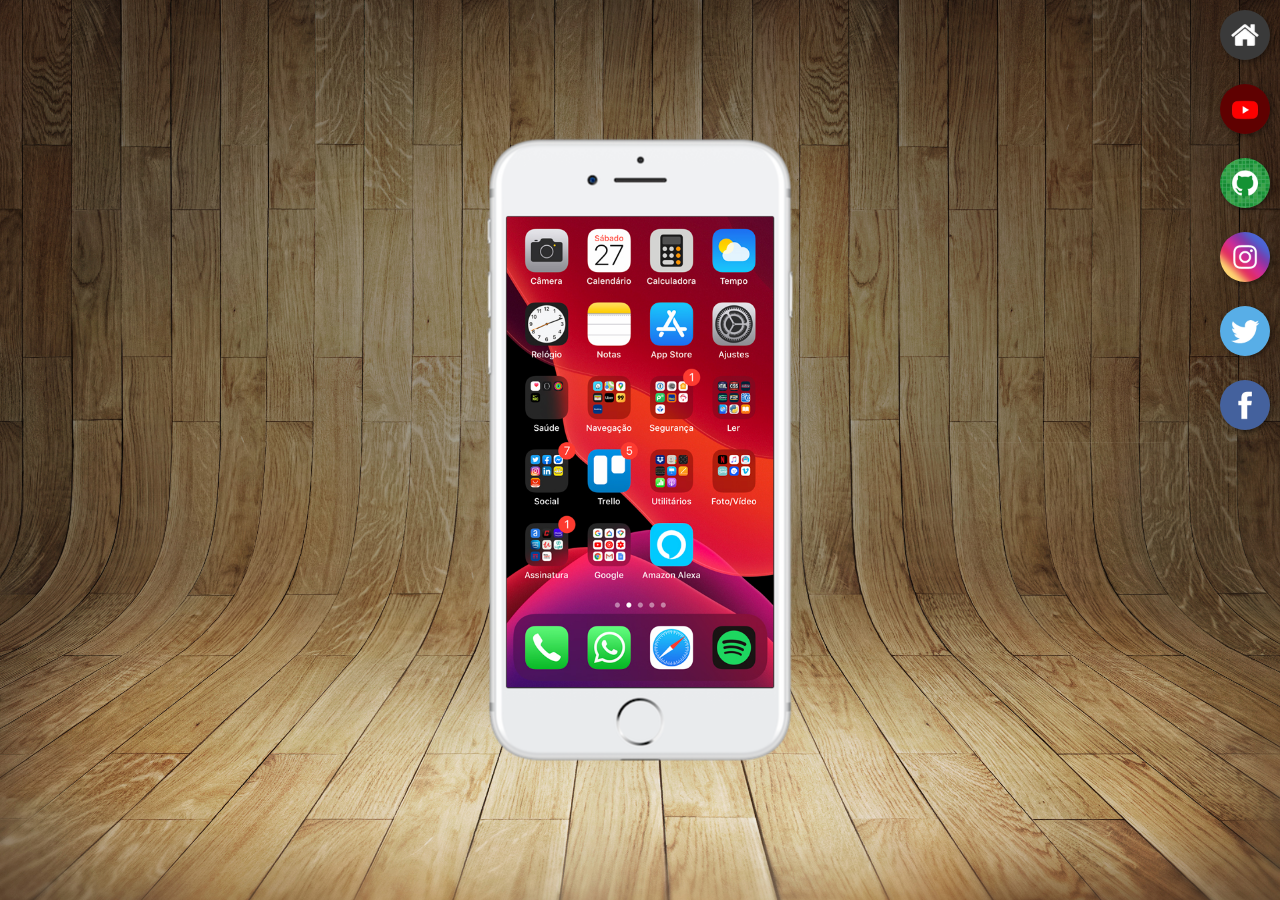
<file: index.html>
<!DOCTYPE html>
<html lang="pt-br">
<head>
    <meta charset="UTF-8">
    <meta name="viewport" content="width=device-width, initial-scale=1.0">
    <link rel="shortcut icon" href="favicon.ico" type="image/x-icon">
    <link rel="stylesheet" href="estilo/style.css">
    <title>Projeto Redes Sociais</title>
</head>
<body>
    <main>
        <section id="telefone">
            <iframe src="home.html" name="tela" id="tela" frameborder="0">
                Seu navegador não é compatível com isso. </iframe>
        </section>
         <section id="redes-sociais">
            <a href="home.html" target="tela"><img src="imagens/logo-home.jpg" alt="Home"></a><br>
            <a href="youtube.html" target="tela"><img src="imagens/logo-youtube.jpg" alt="Youtube"></a><br>
            <a href="github.html" target="tela"><img src="imagens/logo-github.jpg" alt="GitHub"></a><br>
            <a href="instagram.html" target="tela"><img src="imagens/logo-instagram.jpg" alt="Instagram"></a><br>
            <a href="twitter.html" target="tela"><img src="imagens/logo-twitter.jpg" alt="Twitter"></a><br>
            <a href="facebook.html" target="tela"><img src="imagens/logo-facebook.jpg" alt="Facebook"></a><br>
        </section>
    </main>
</body>
</html>
</file>
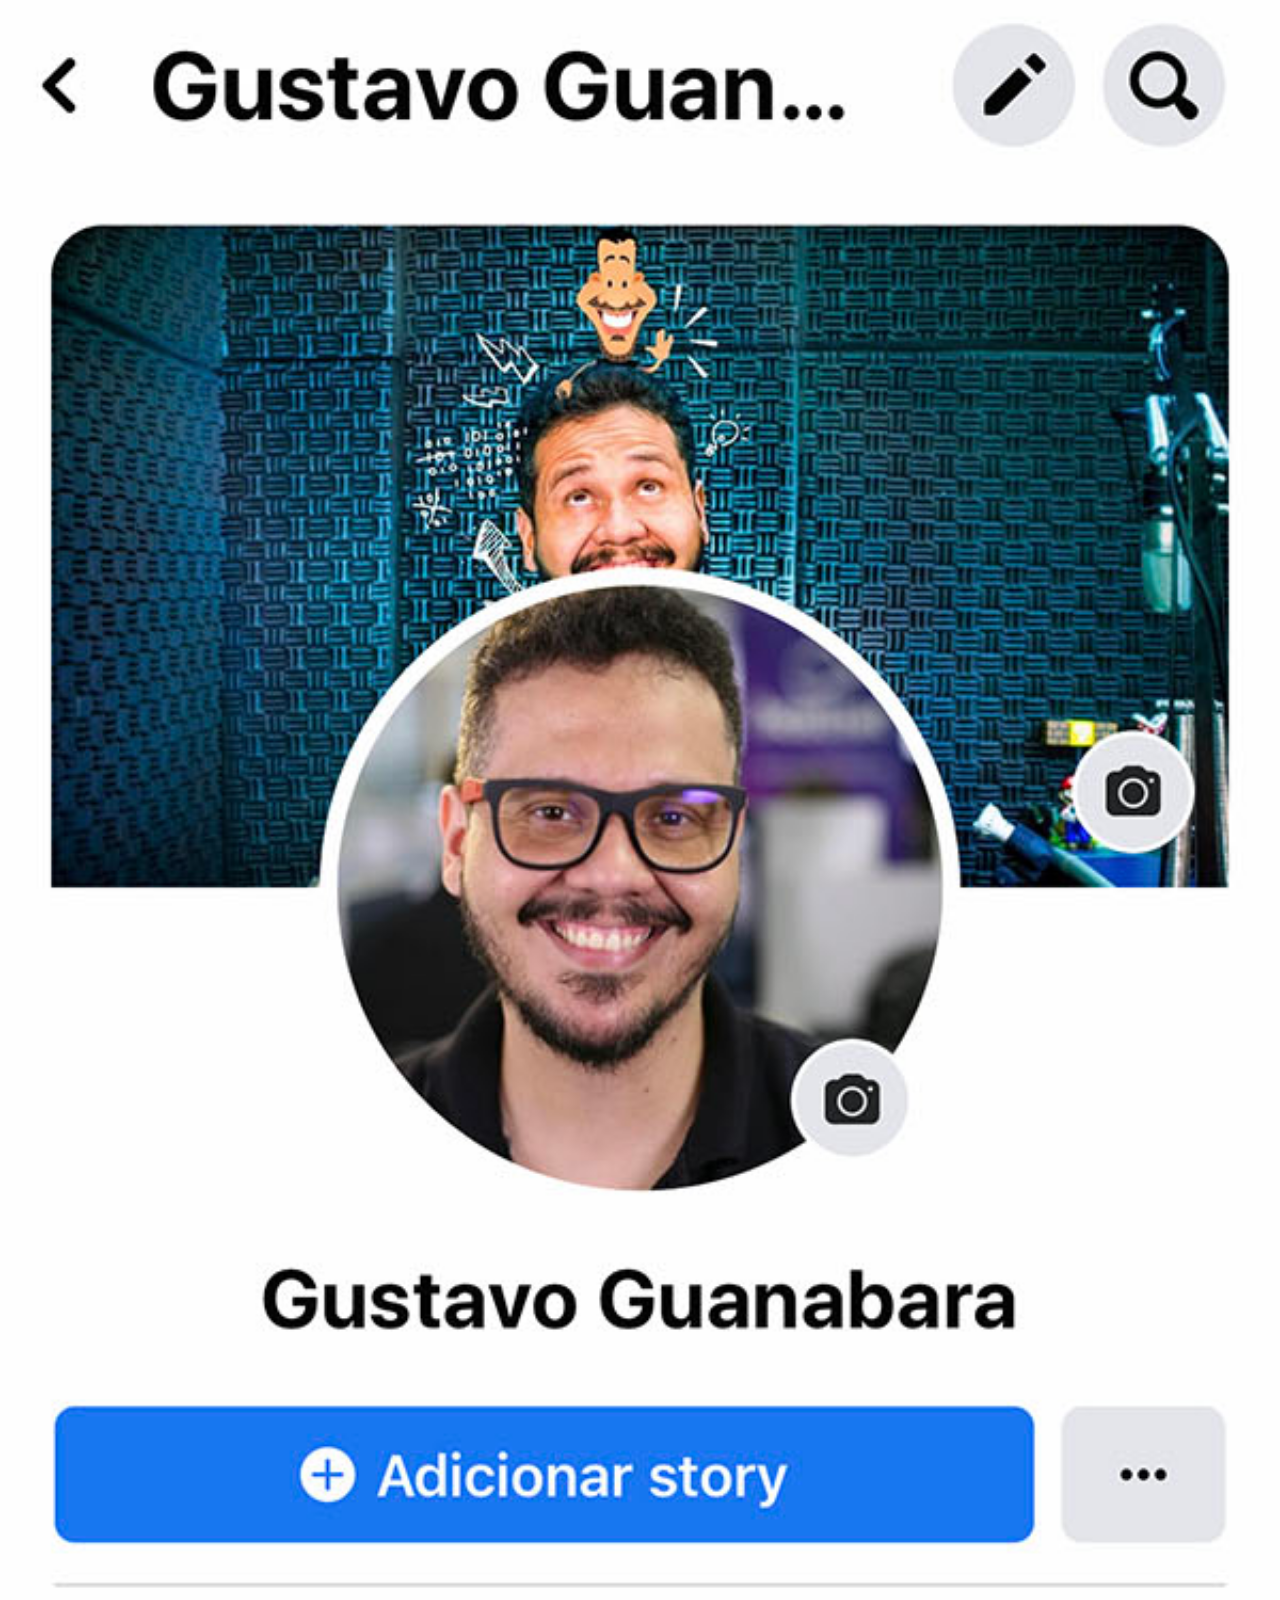
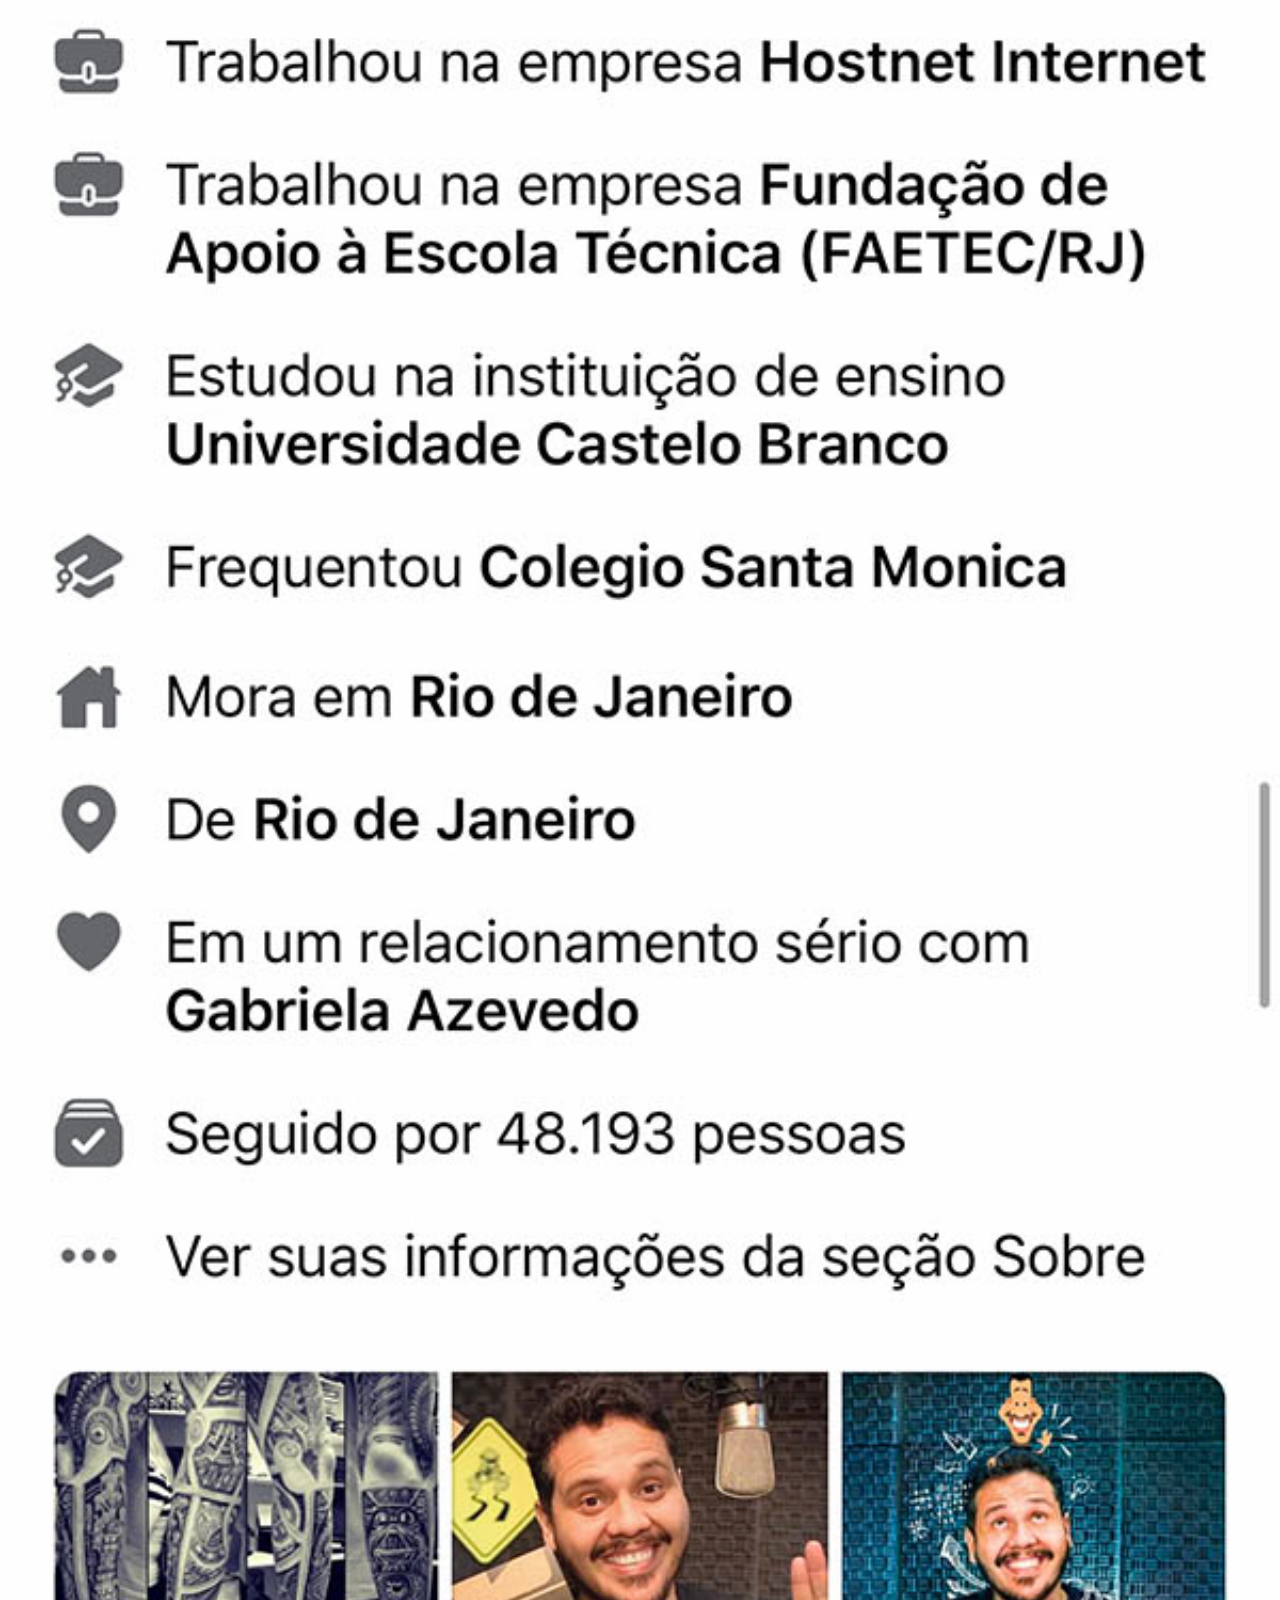
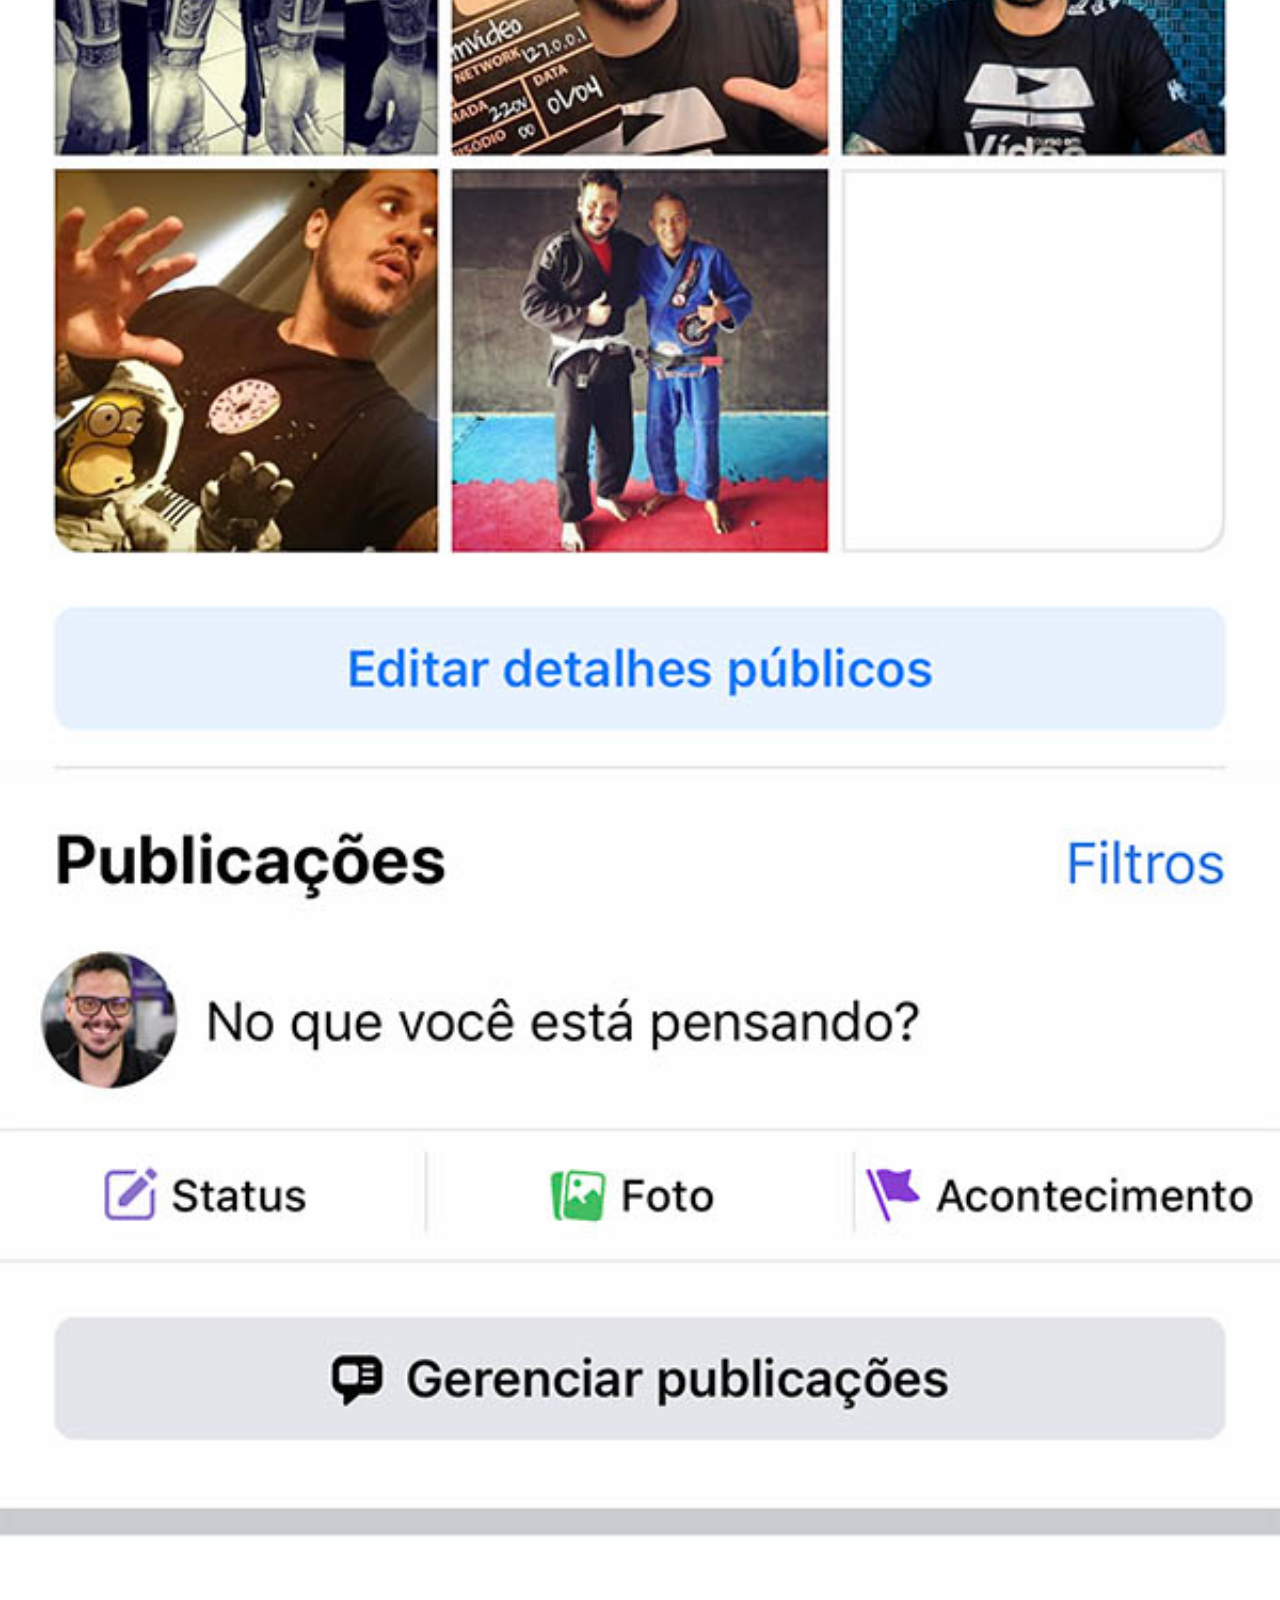
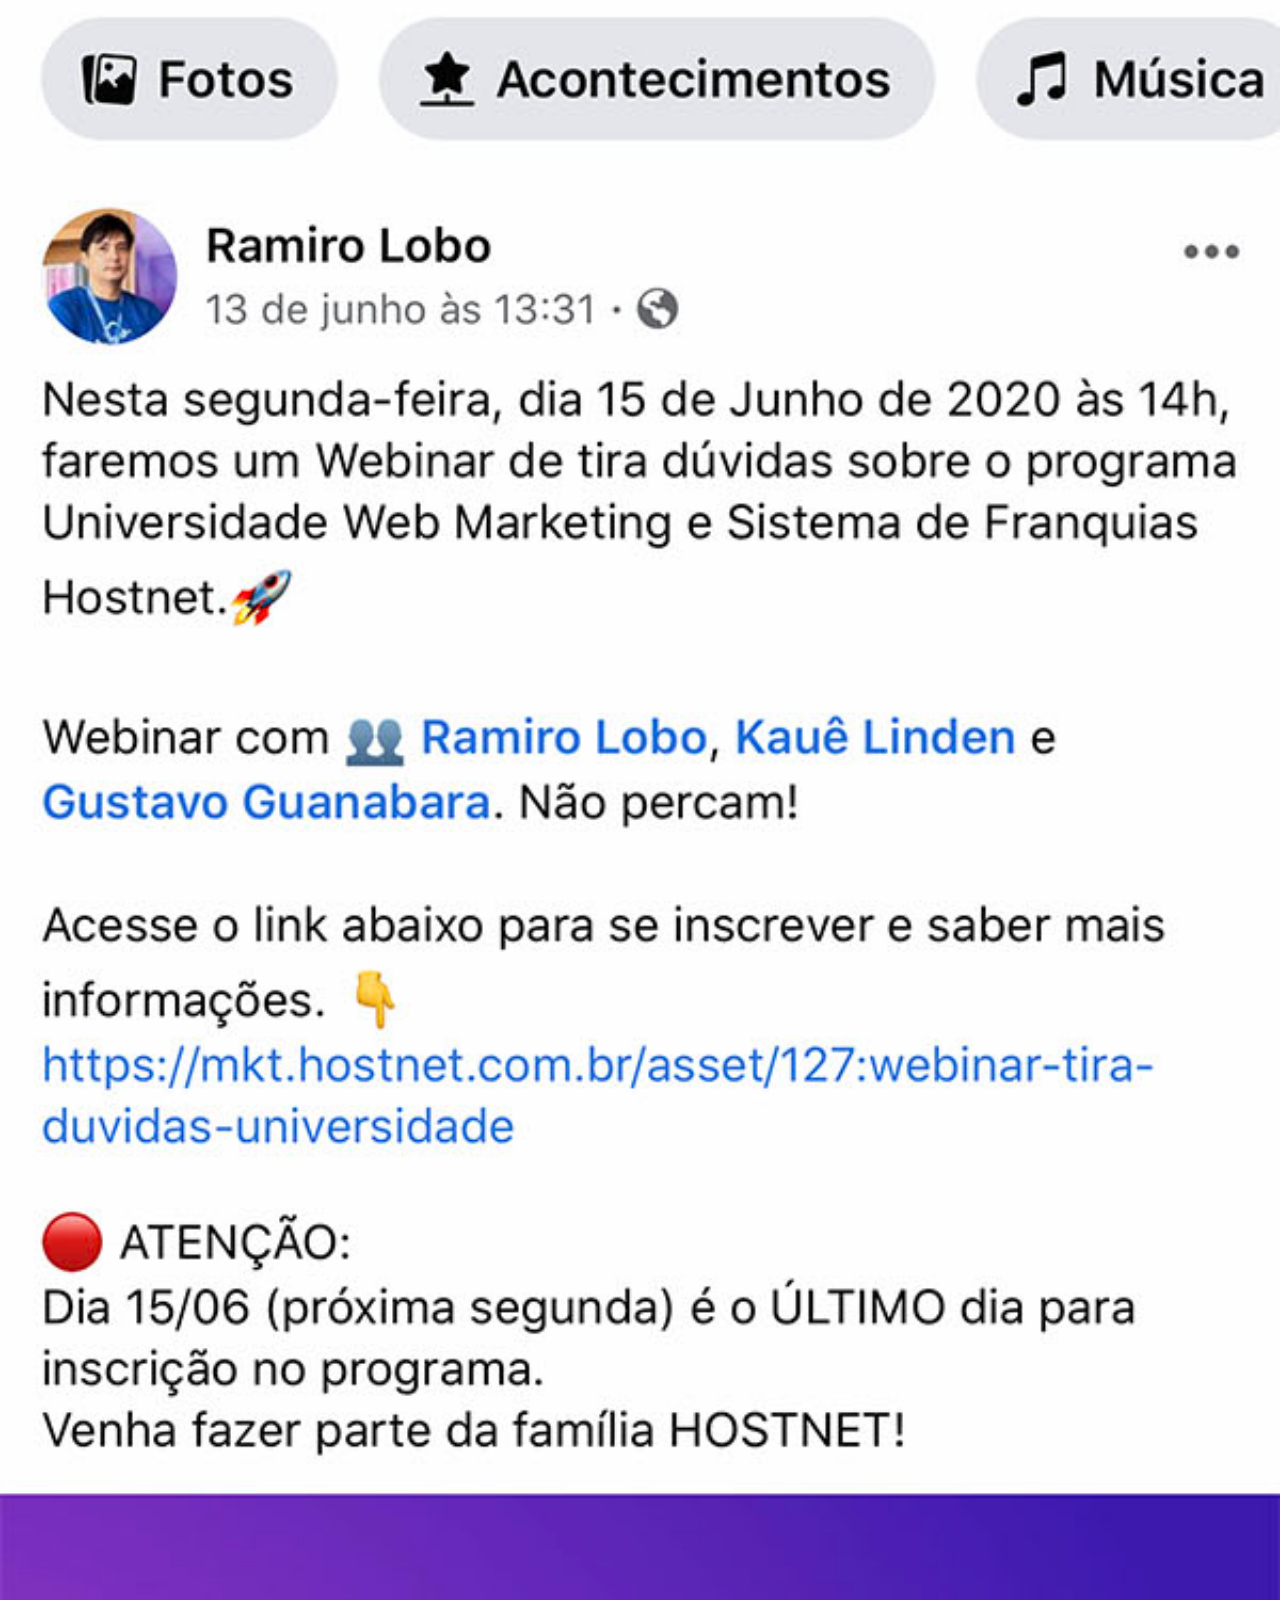
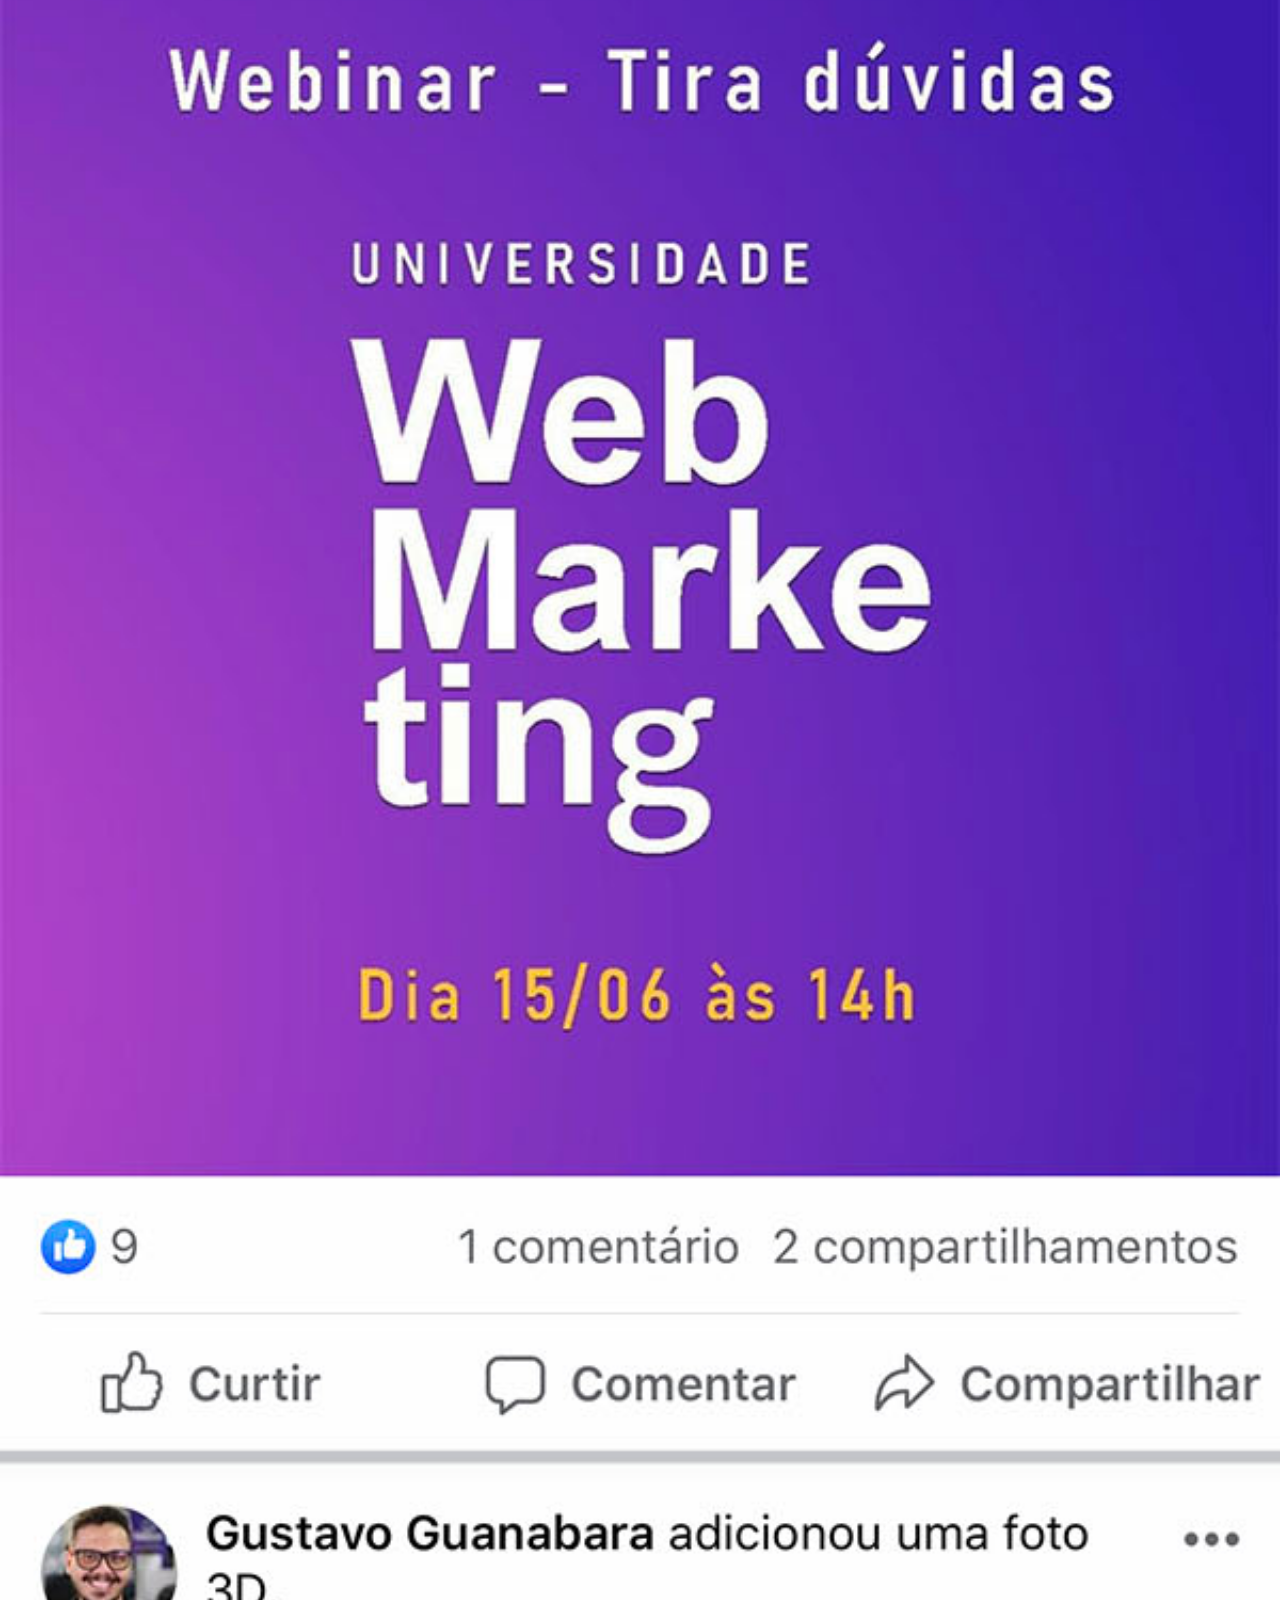
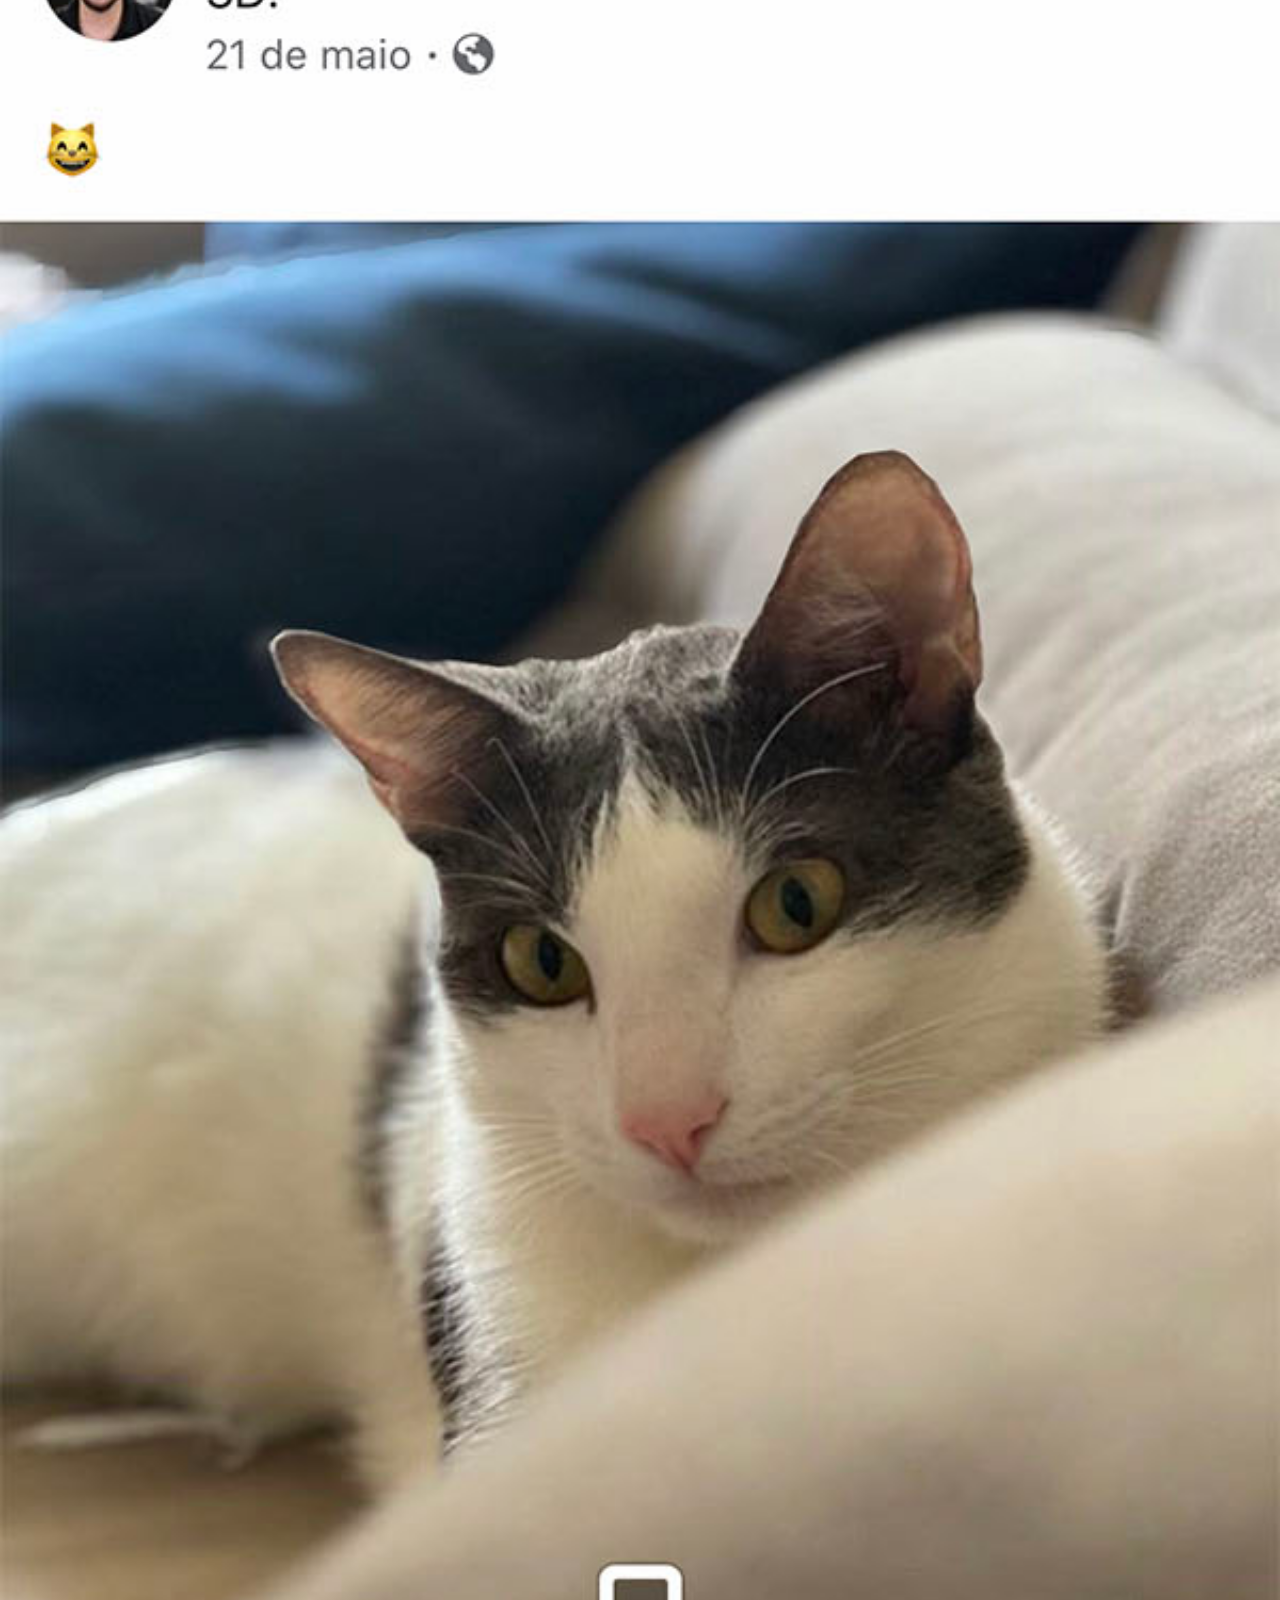
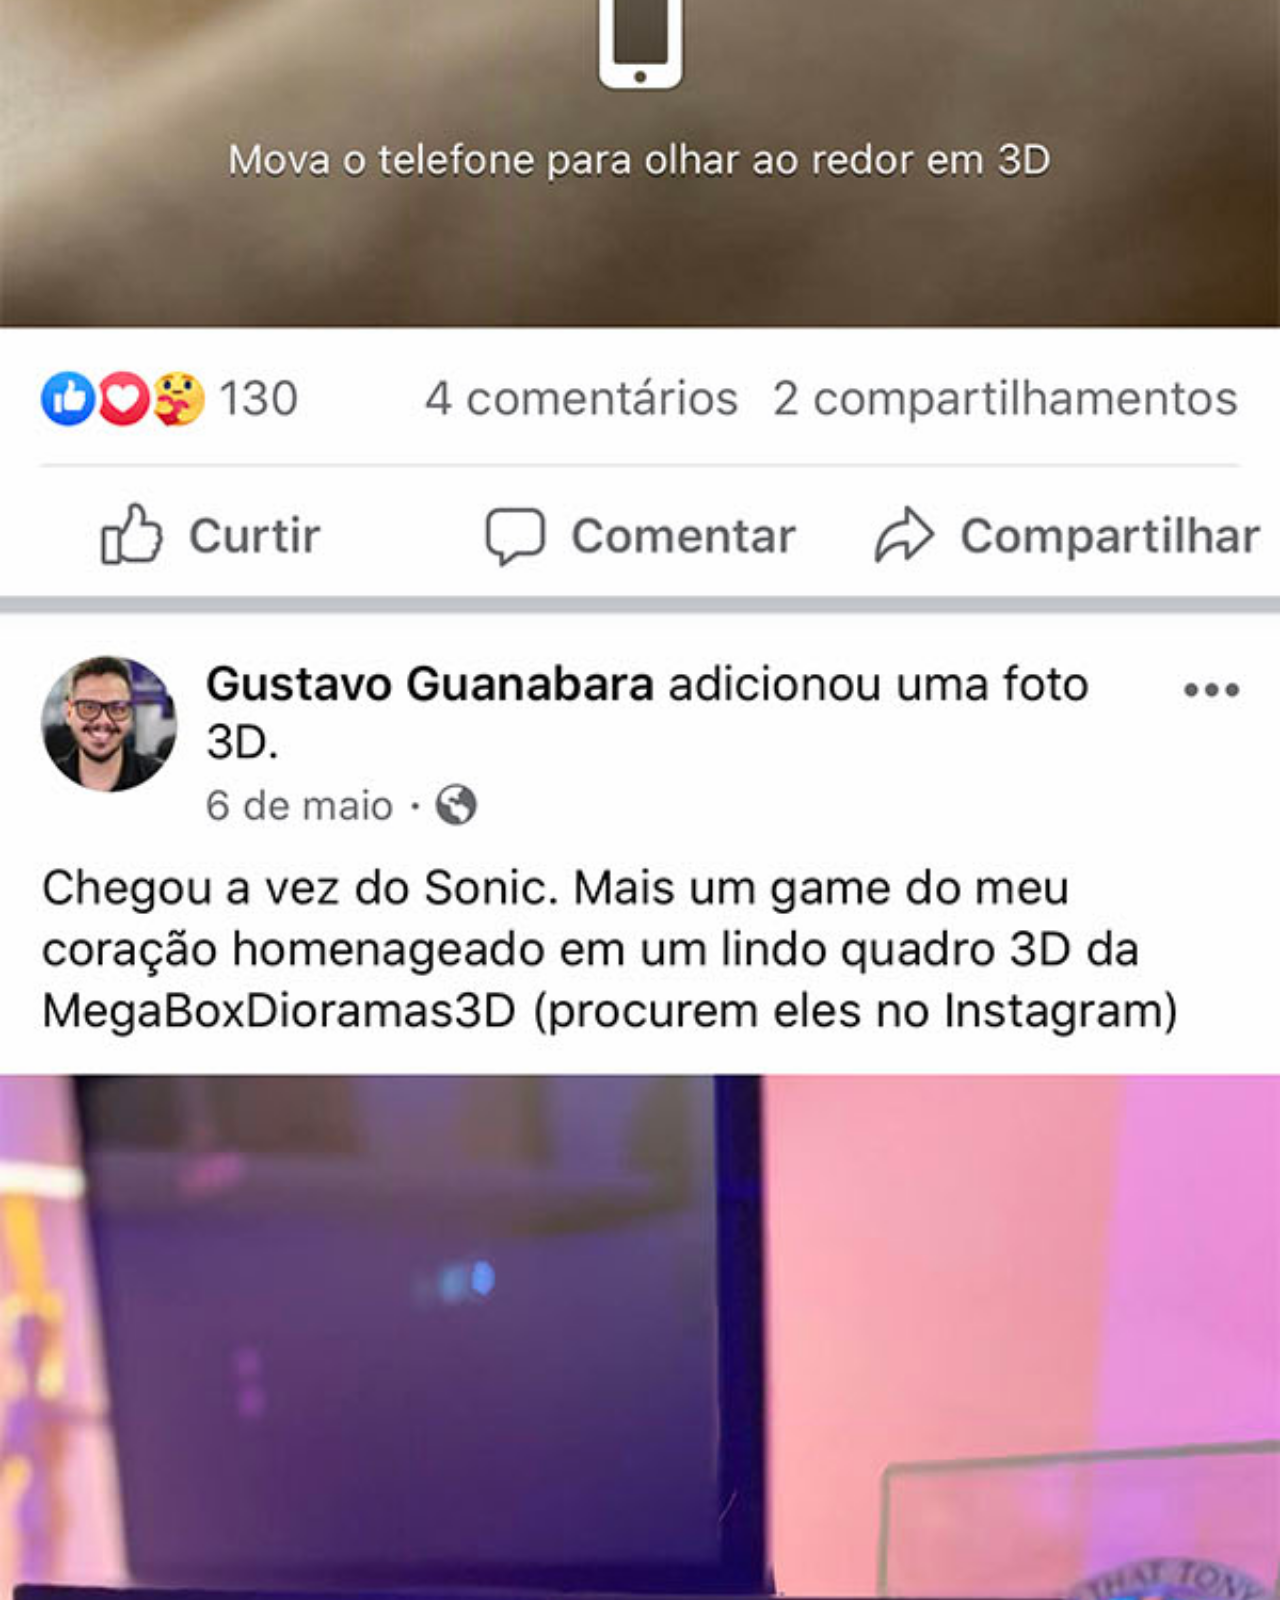
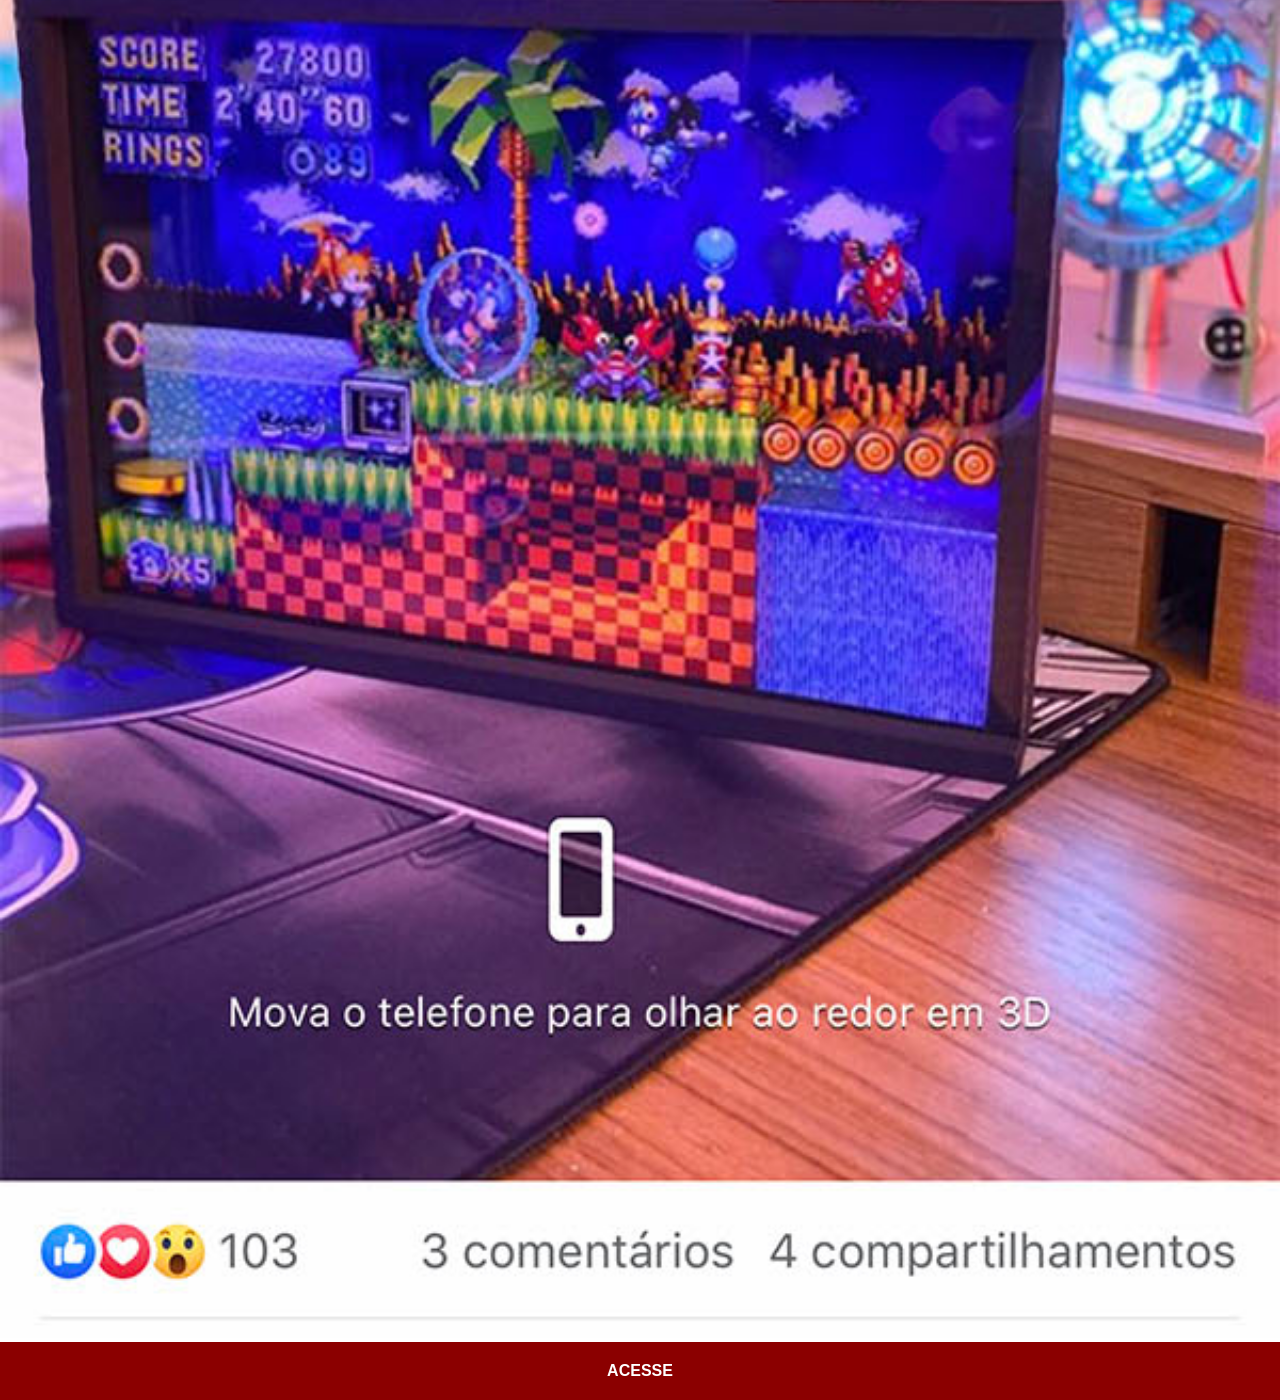
<file: facebook.html>
<!DOCTYPE html>
<html lang="pt-br">
<head>
    <meta charset="UTF-8">
    <meta name="viewport" content="width=device-width, initial-scale=1.0">
    <title>Facebook</title>
    <link rel="stylesheet" href="estilo/social.css">
</head>
<body>
    <img src="imagens/tela-facebook.jpg" alt="Facebook">
    <a href="https://www.facebook.com/gustavoguanabara/?locale=pt_BR" target="_blank">ACESSE</a>
</body>
</html>
</file>
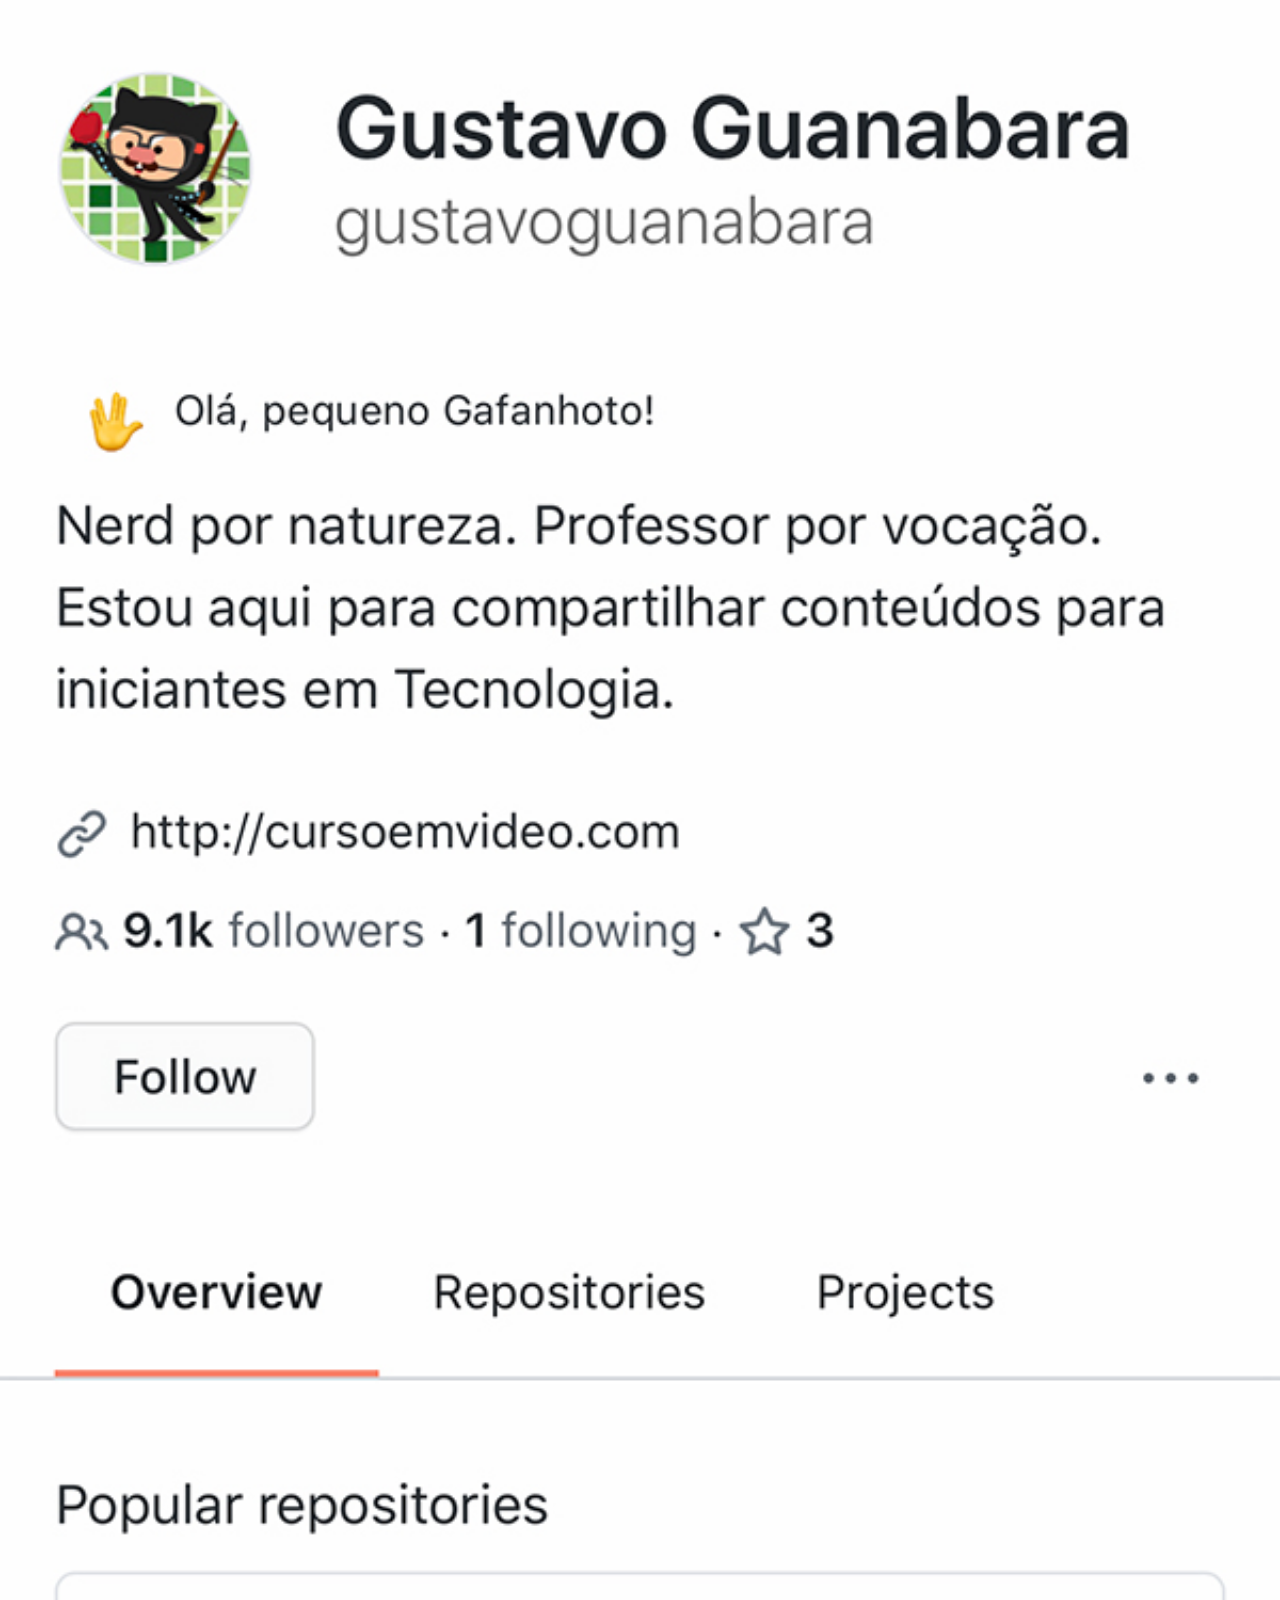
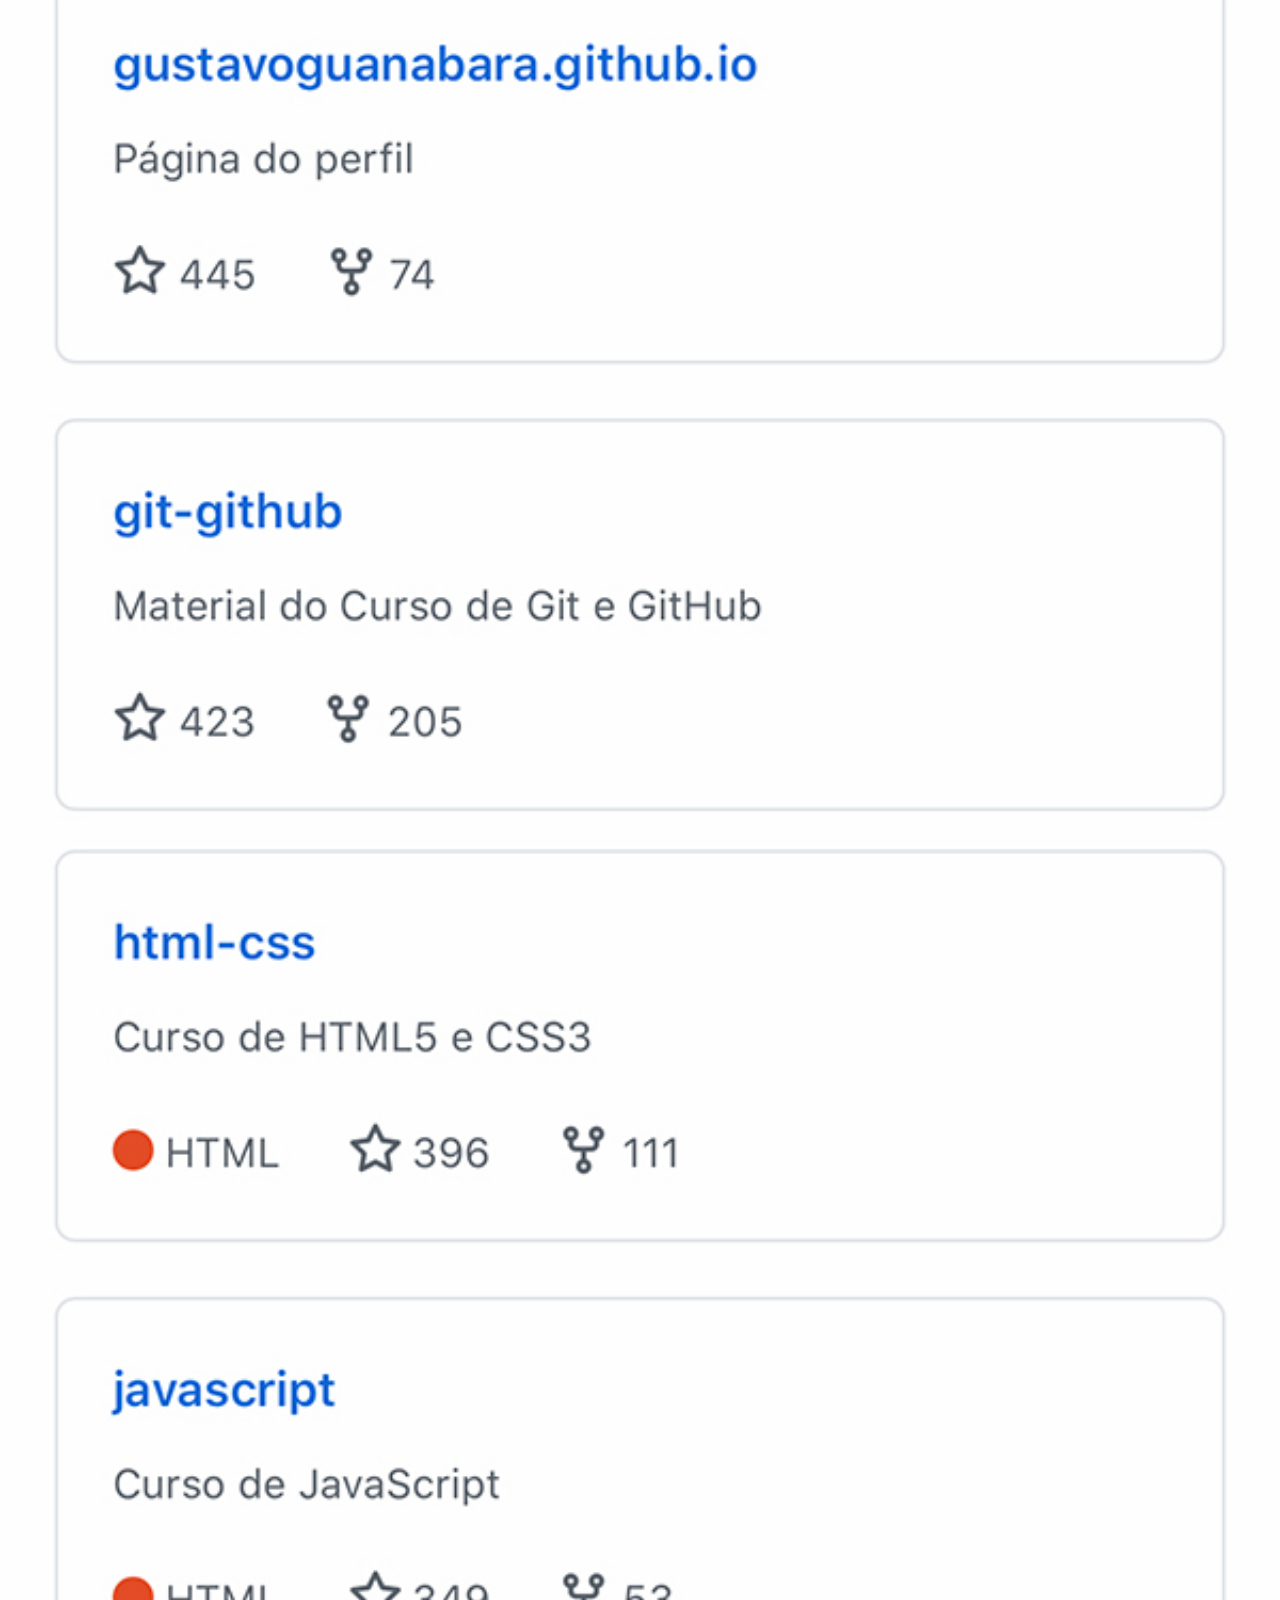
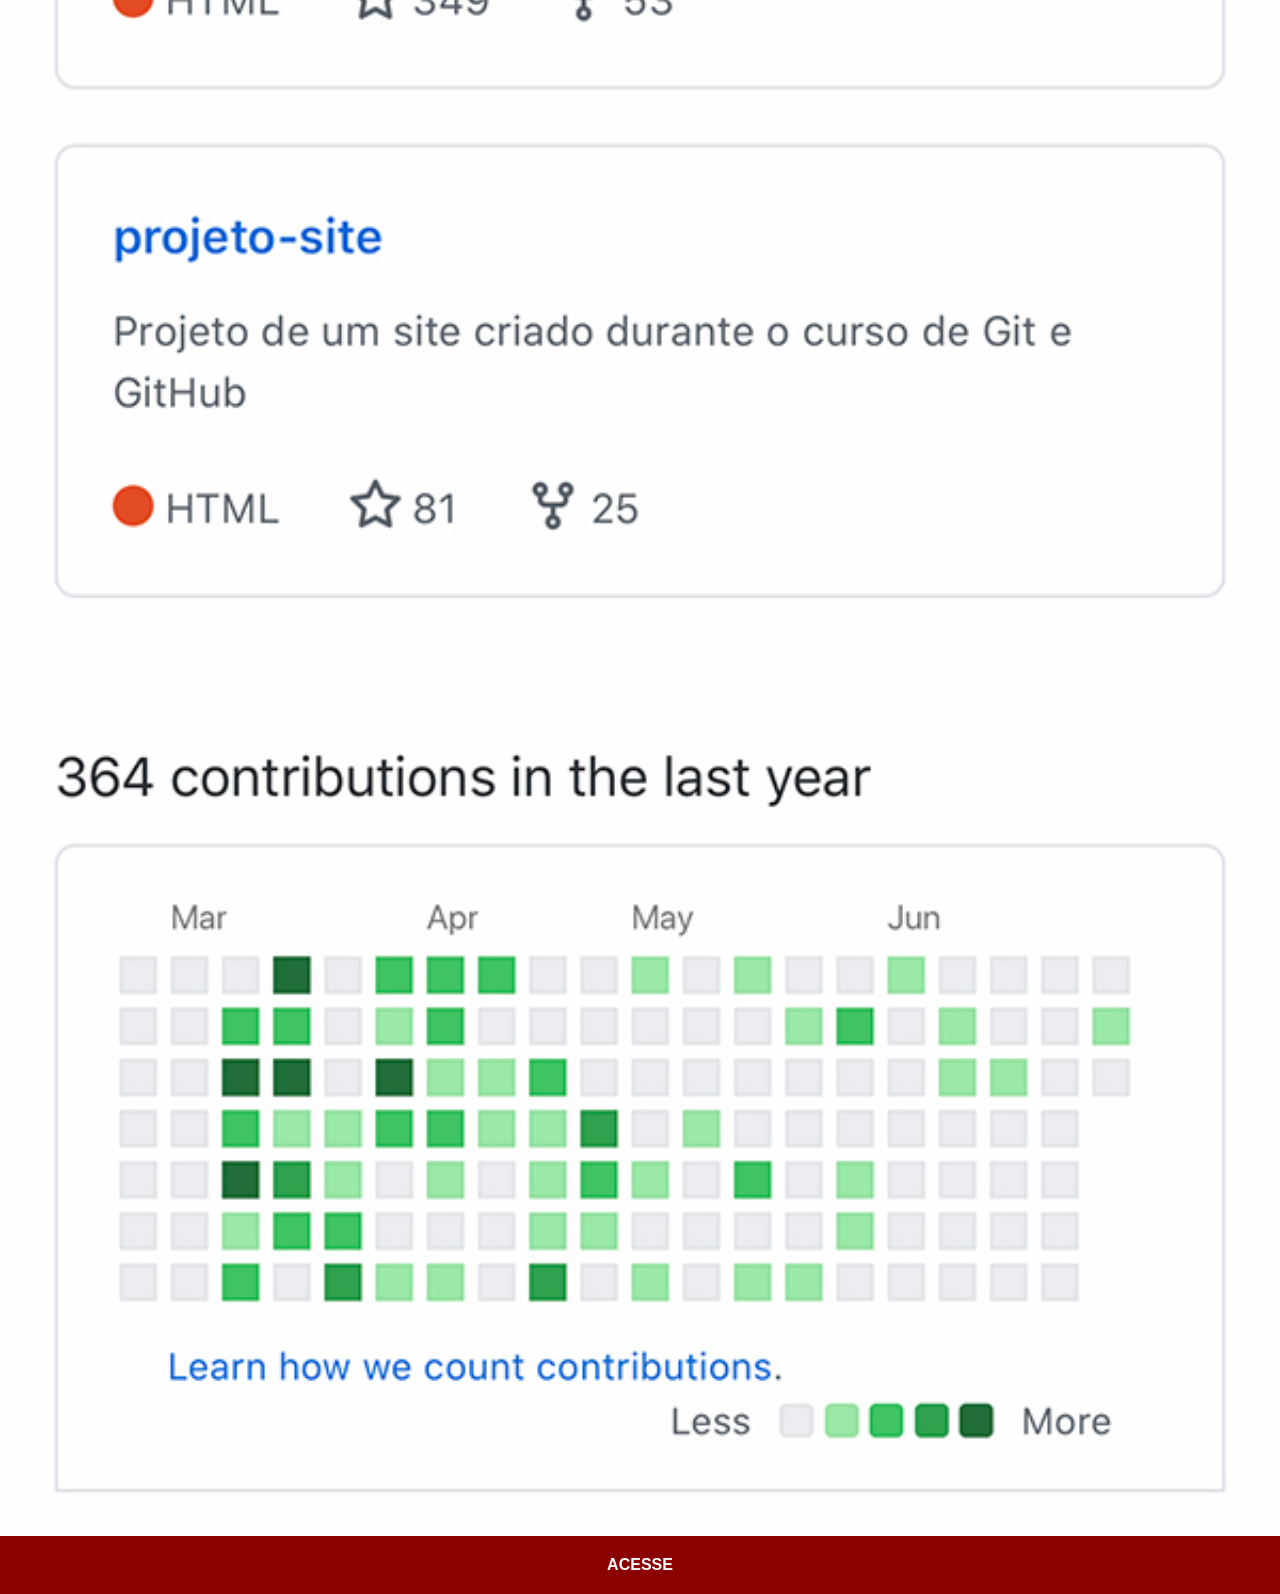
<file: github.html>
<!DOCTYPE html>
<html lang="pt-br">
<head>
    <meta charset="UTF-8">
    <meta name="viewport" content="width=device-width, initial-scale=1.0">
    <title>GitHub</title>
    <link rel="stylesheet" href="estilo/social.css">
</head>
<body>
    <img src="imagens/tela-github.jpg" alt="GitHub">
    <a href="https://github.com/gustavoguanabara" target="_blank">ACESSE</a>
</body>
</html>
</file>
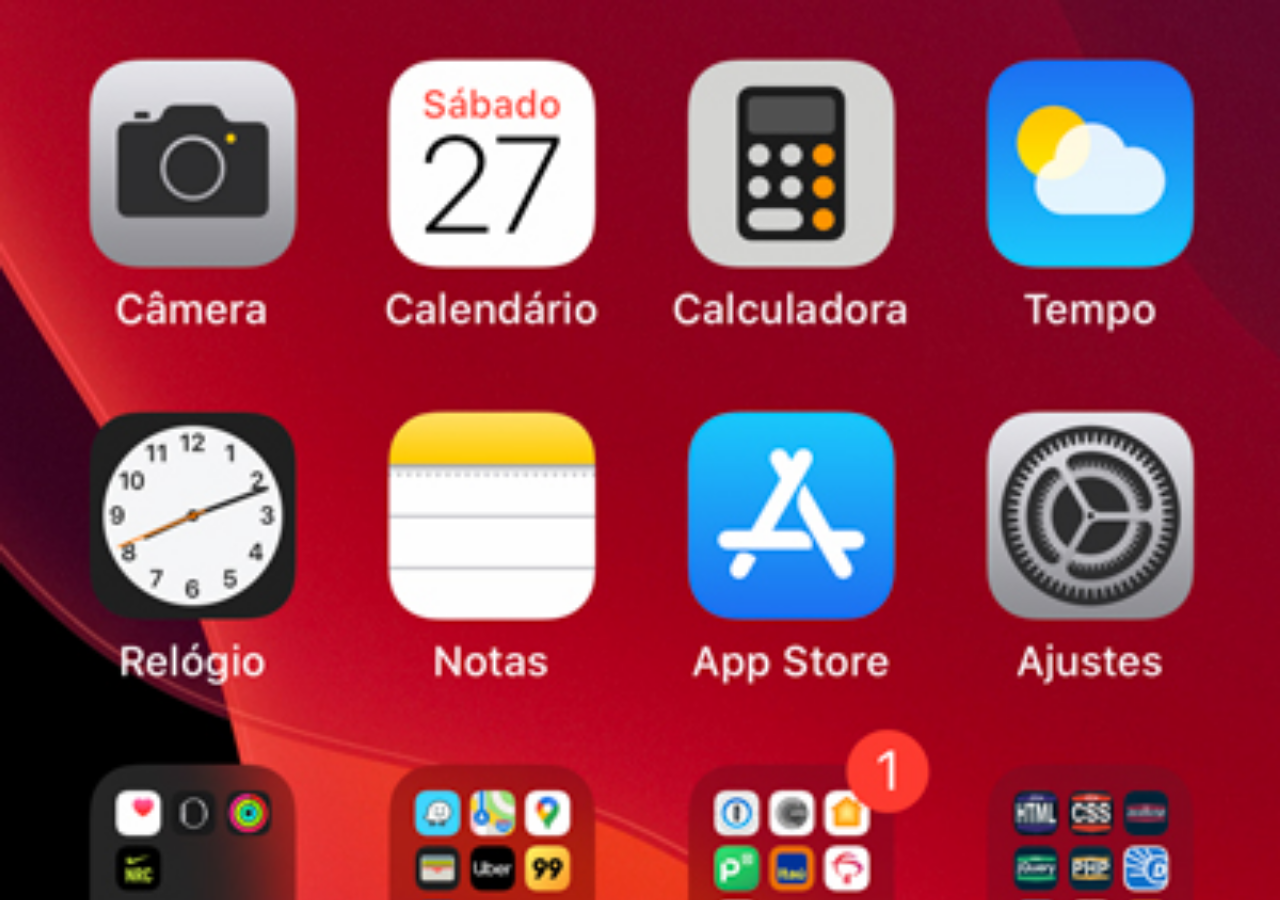
<file: home.html>
<!DOCTYPE html>
<html lang="pt-br">
<head>
    <meta charset="UTF-8">
    <meta name="viewport" content="width=device-width, initial-scale=1.0">
    <title>Home</title>
</head>
<style>
    * {
        margin: 0px;
        padding: 0px;
    }

    body {
        width: 100vw;
        height: 100vh;
        background: black url('imagens/tela-home.jpg') no-repeat top center;
        background-size: cover;
    }
</style>
<body>
    
</body>
</html>
</file>
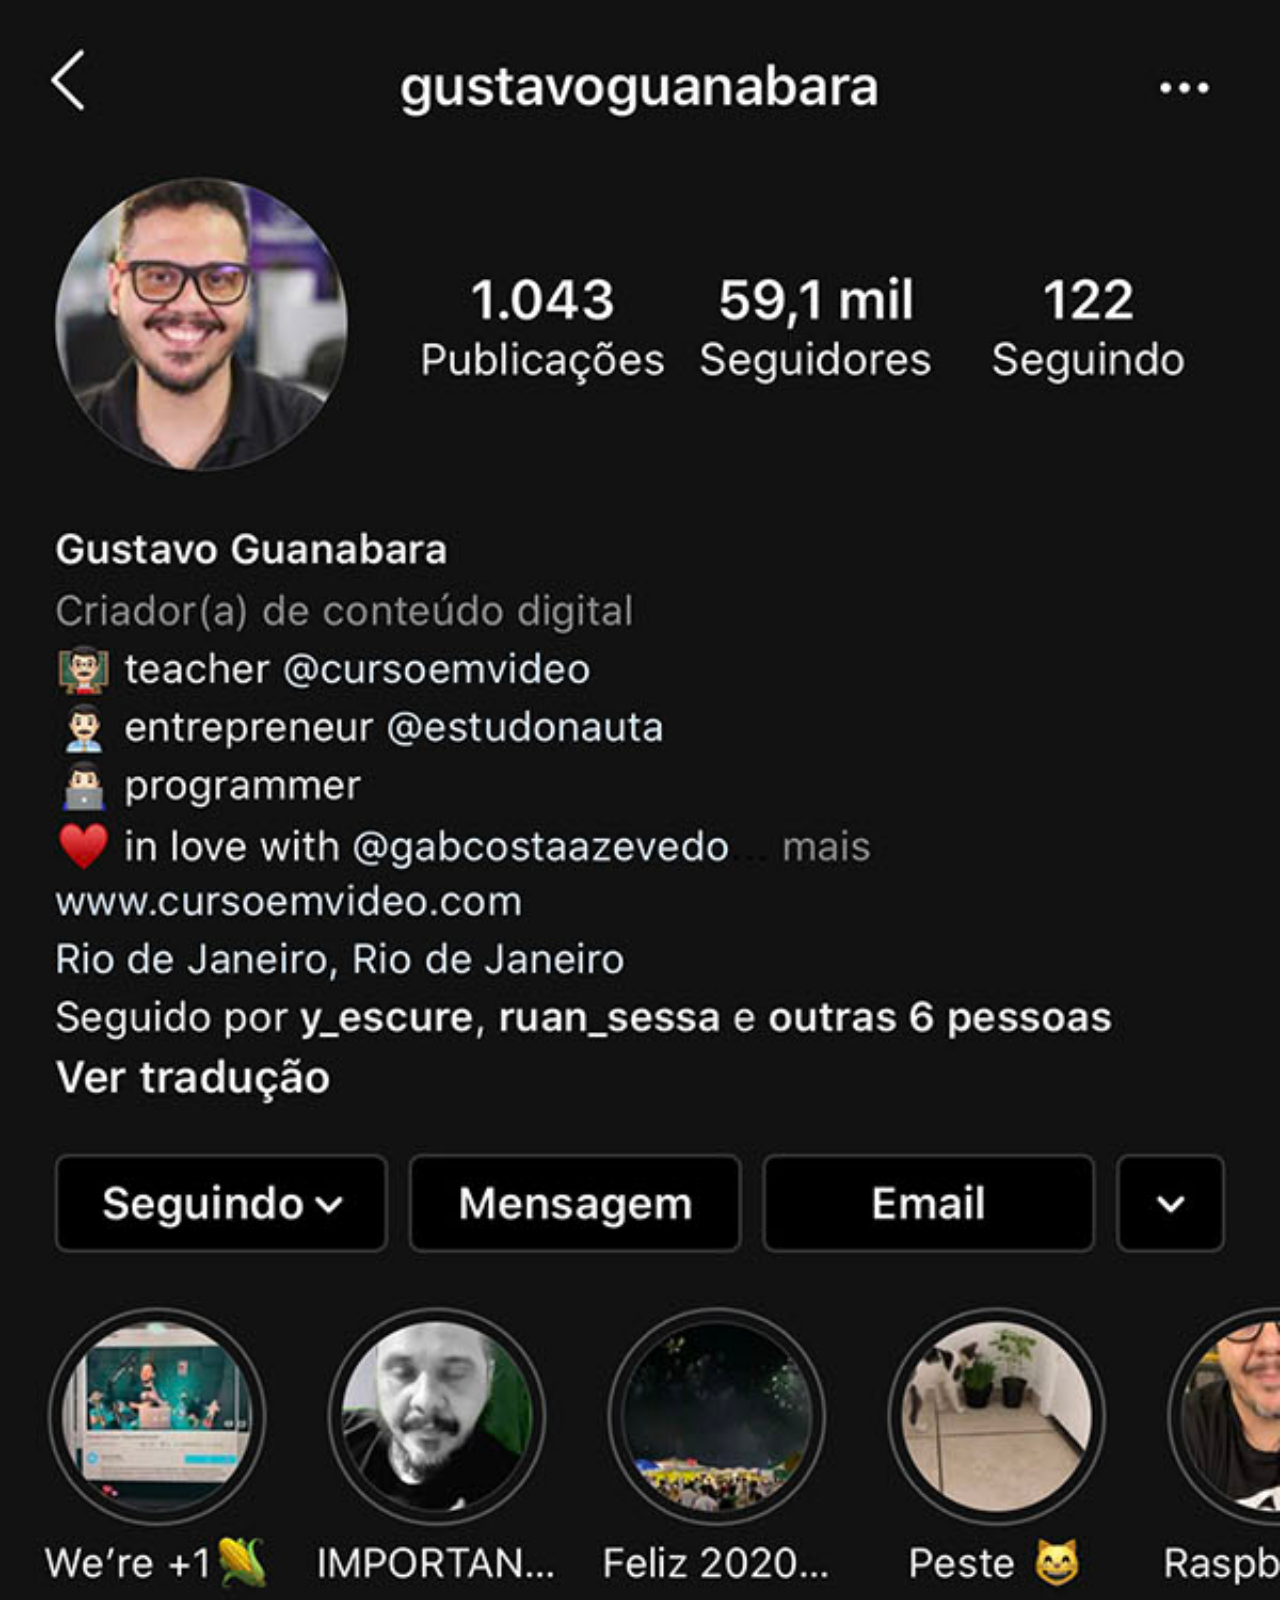
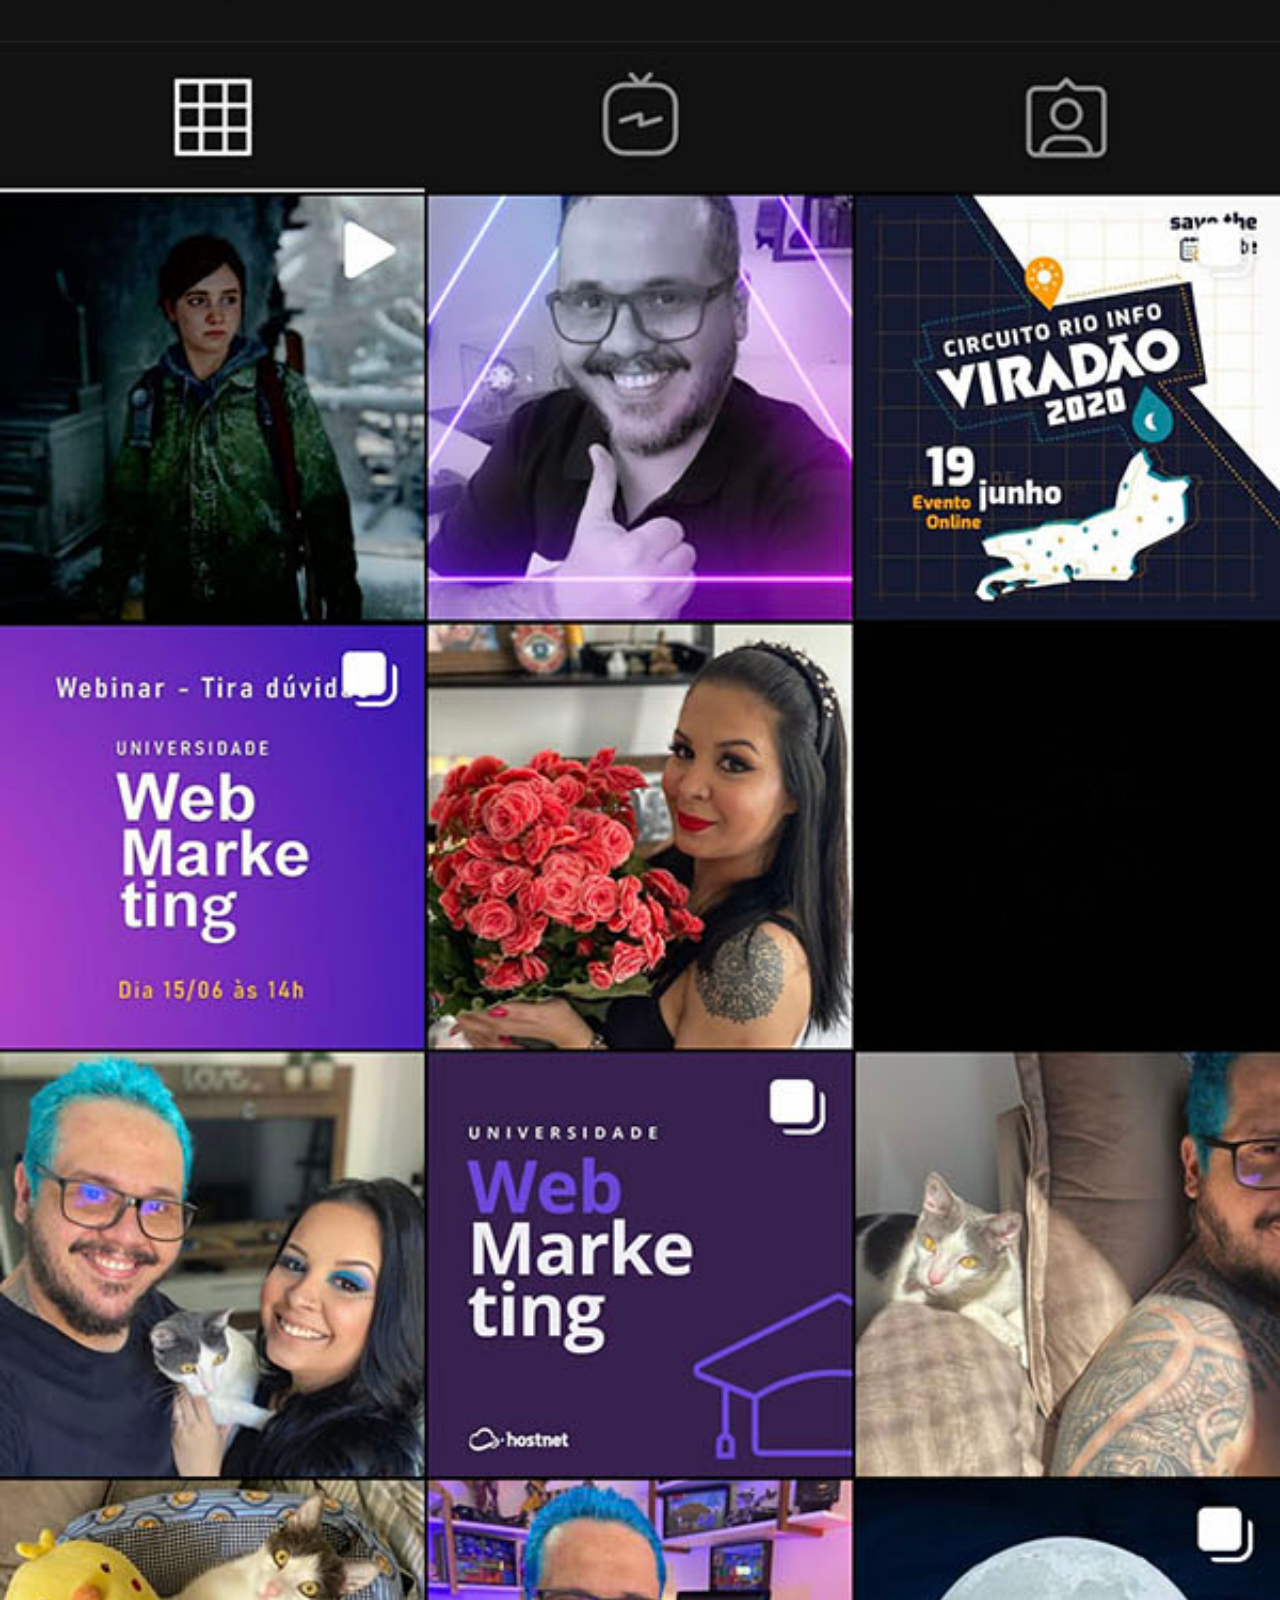
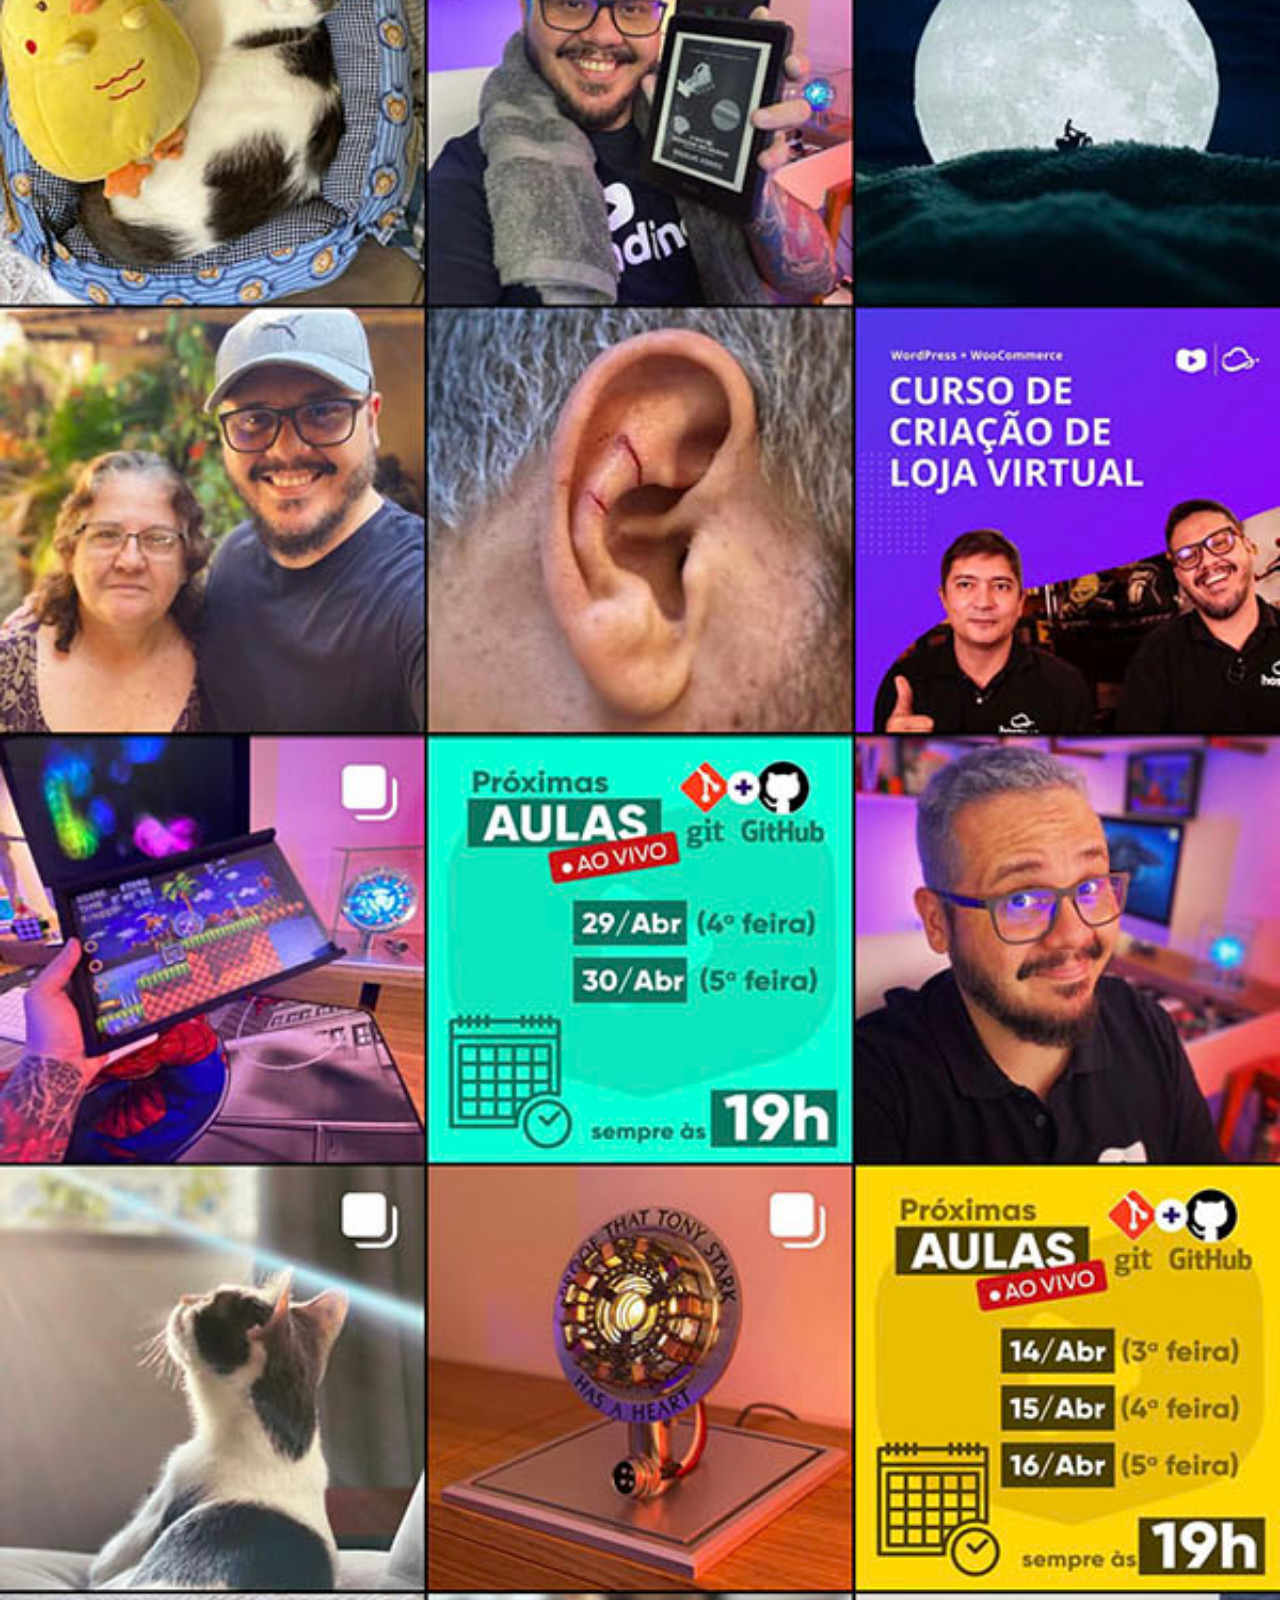
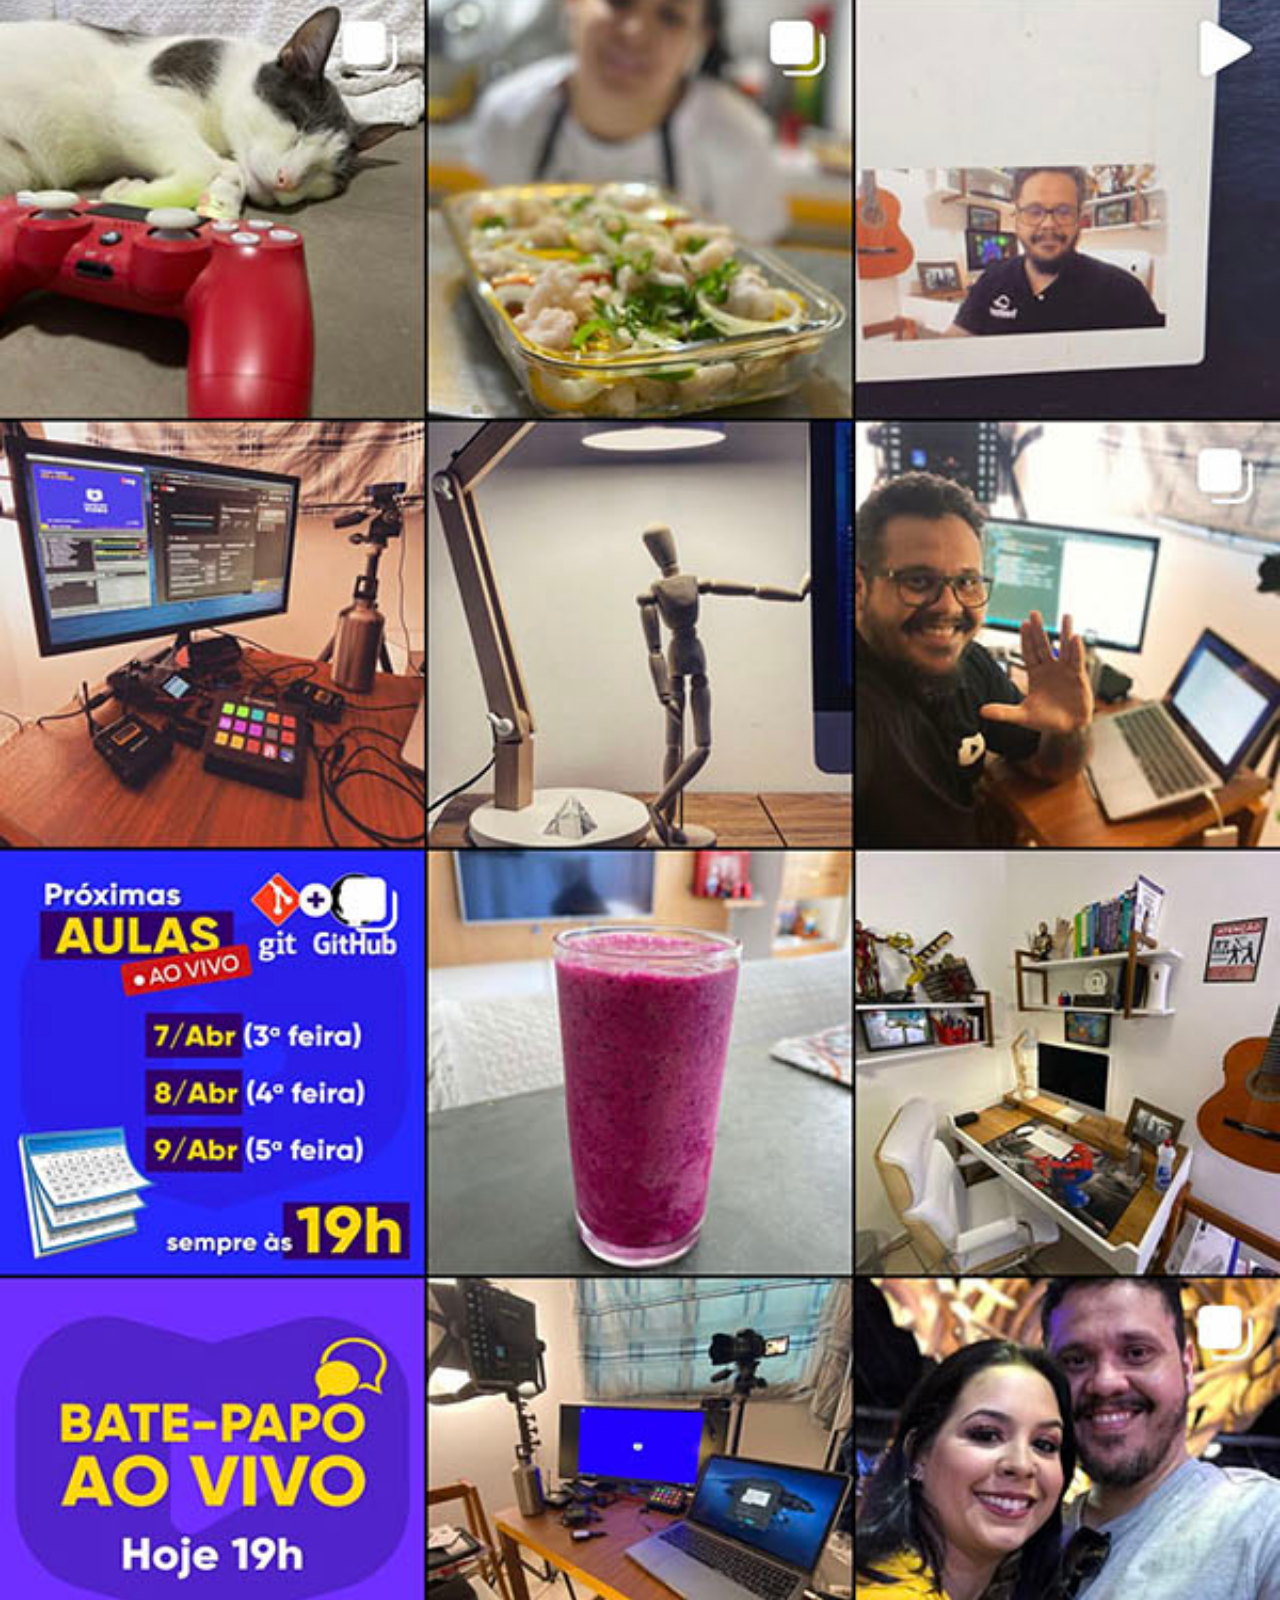
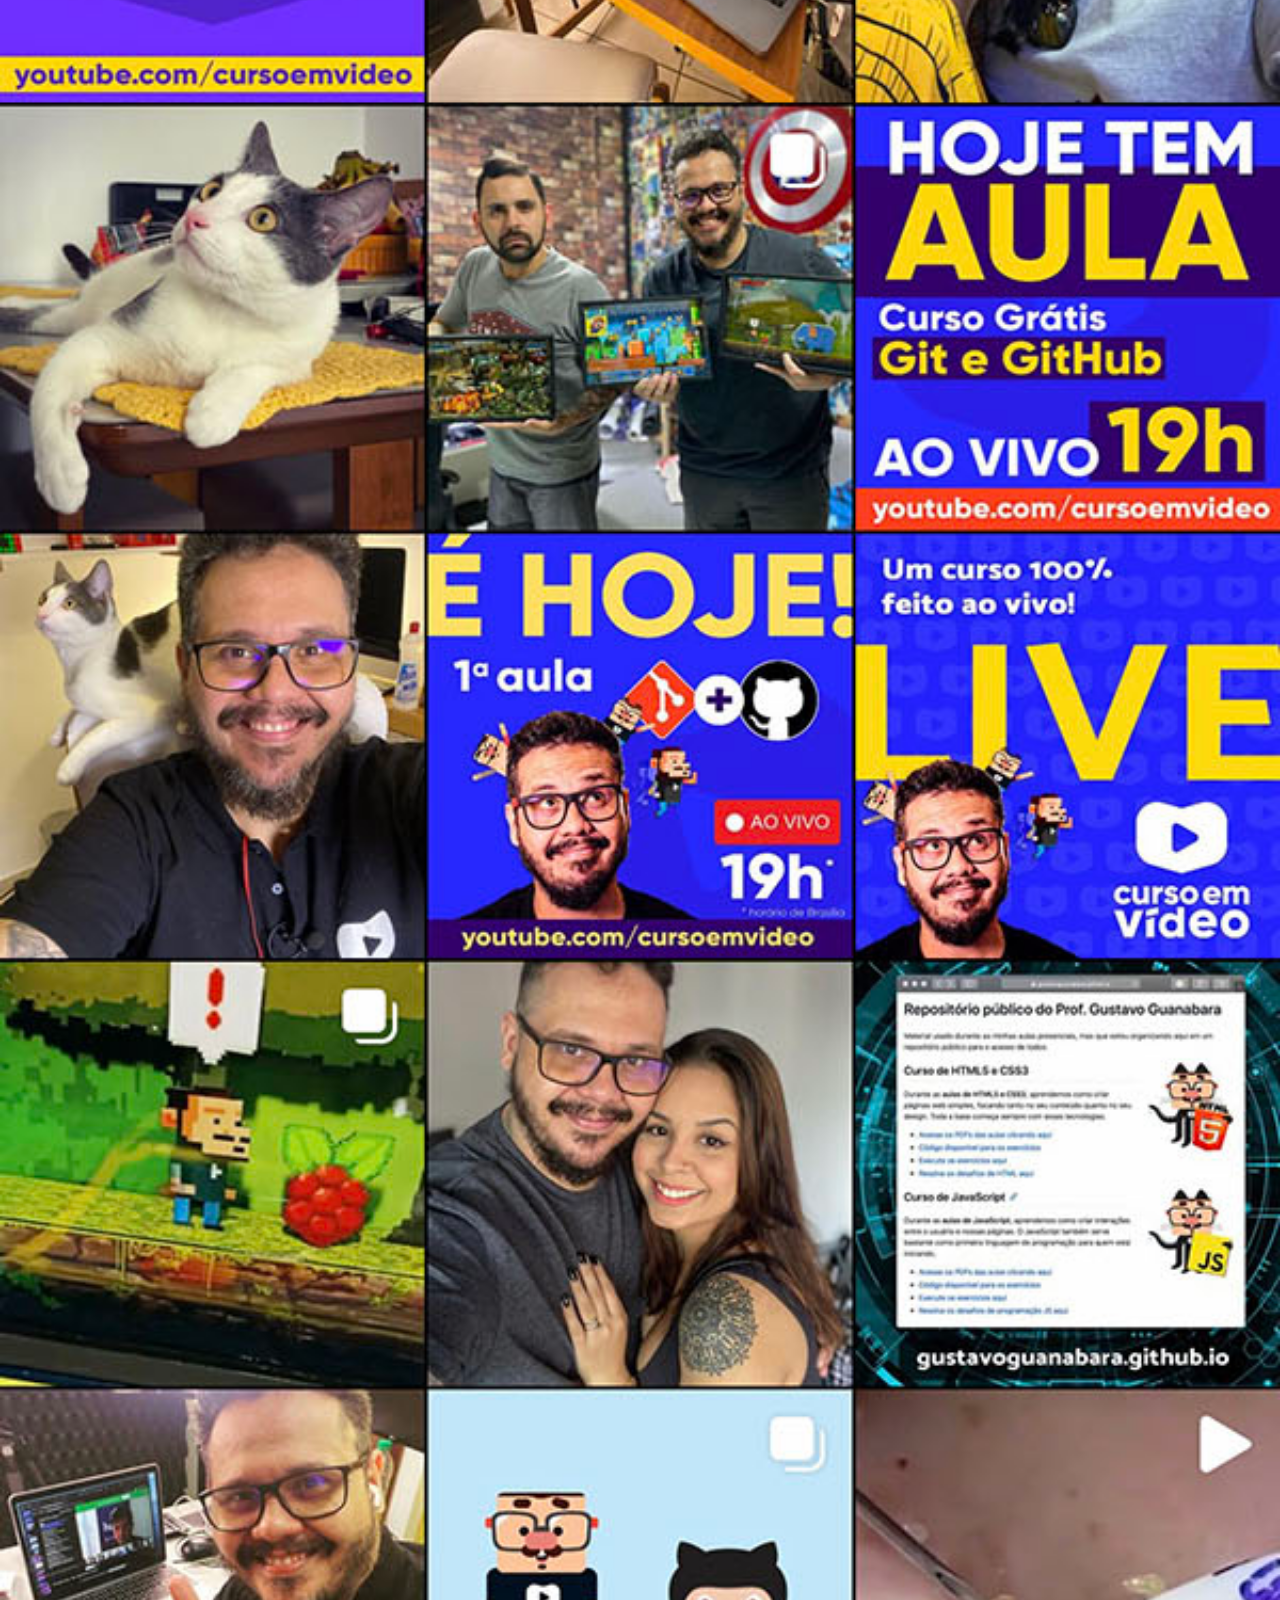
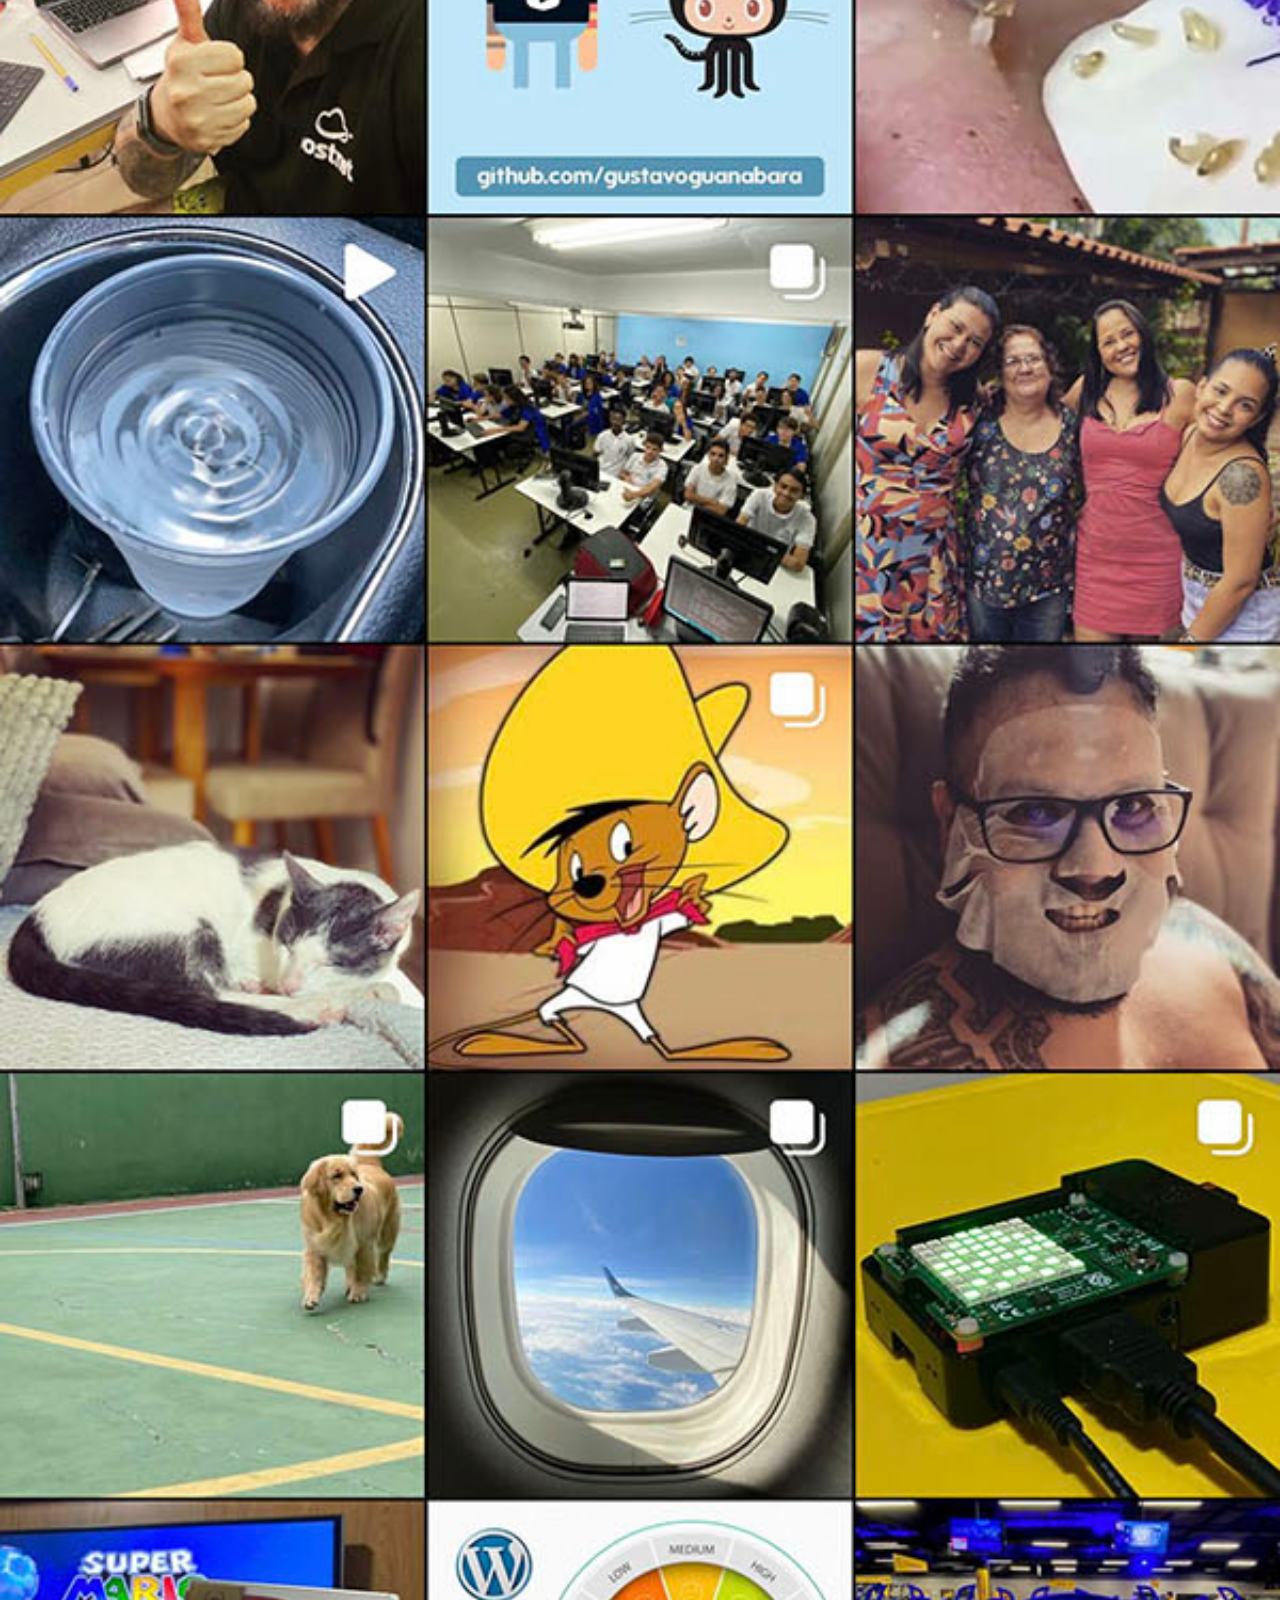
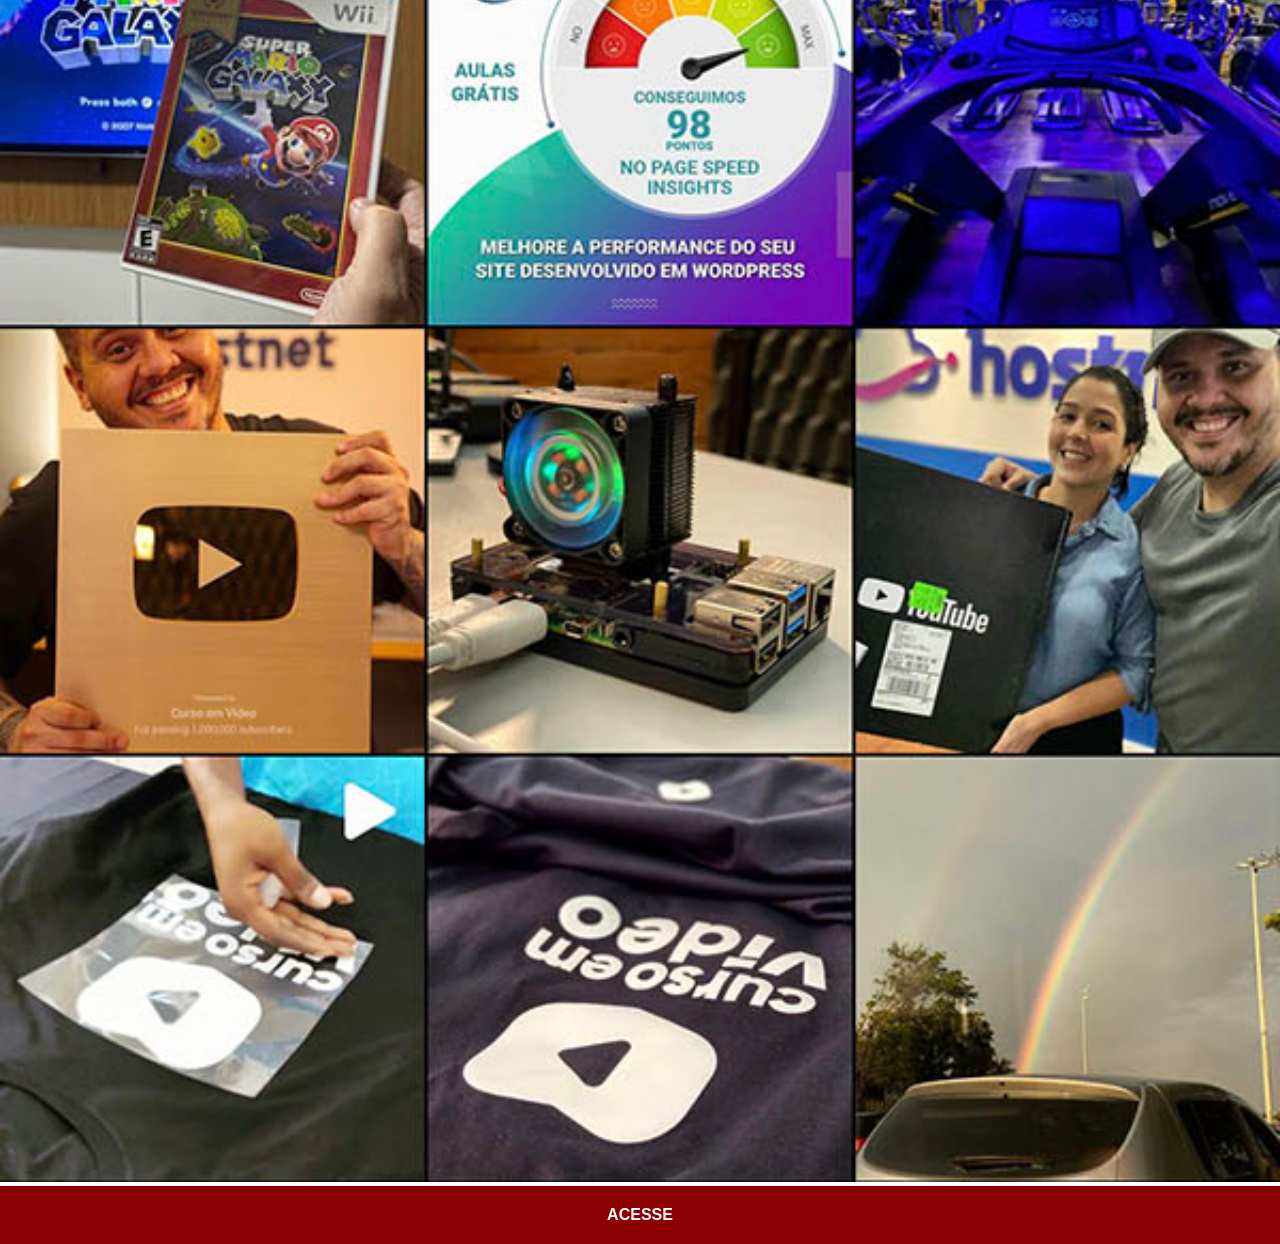
<file: instagram.html>
<!DOCTYPE html>
<html lang="pt-br">
<head>
    <meta charset="UTF-8">
    <meta name="viewport" content="width=device-width, initial-scale=1.0">
    <title>Instagram</title>
    <link rel="stylesheet" href="estilo/social.css">
</head>
<body>
    <img src="imagens/tela-instagram.jpg" alt="Instagram">
    <a href="https://www.instagram.com/gustavoguanabara/" target="_blank">ACESSE</a>
</body>
</html>
</file>
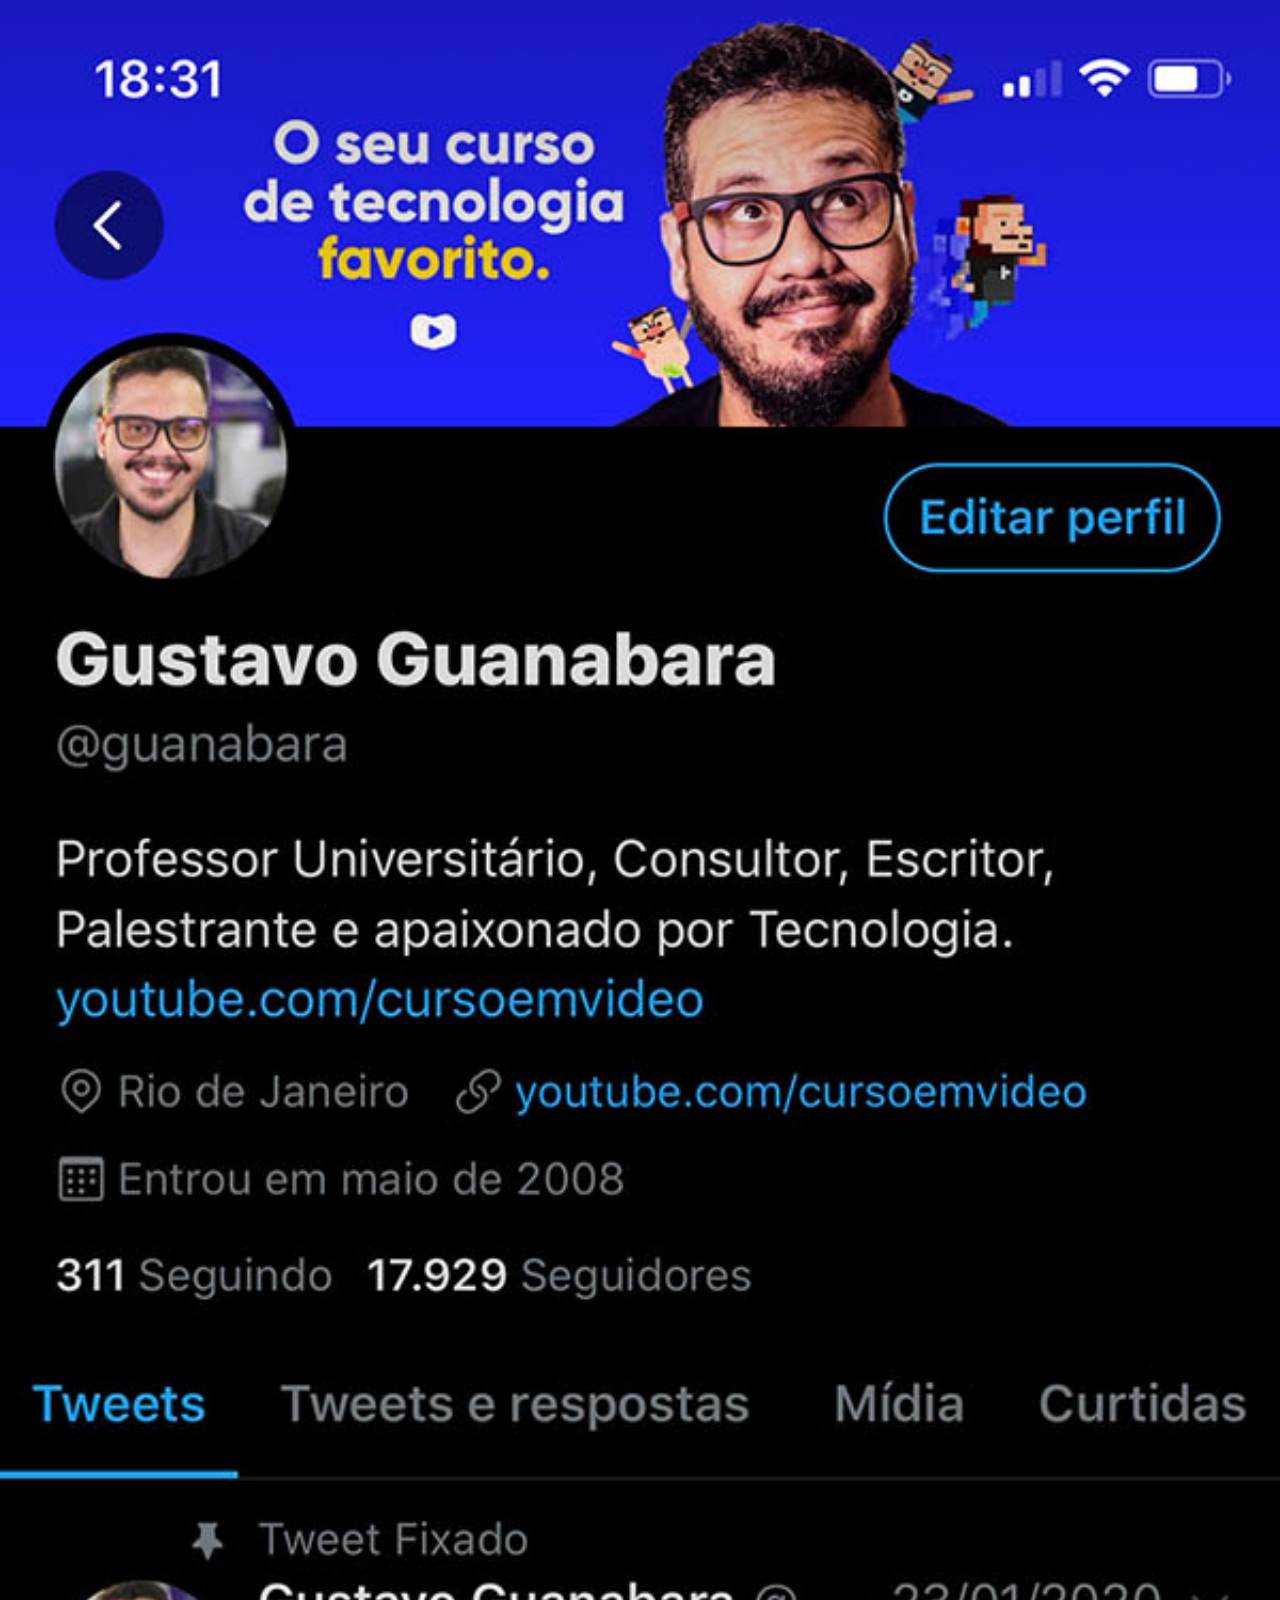
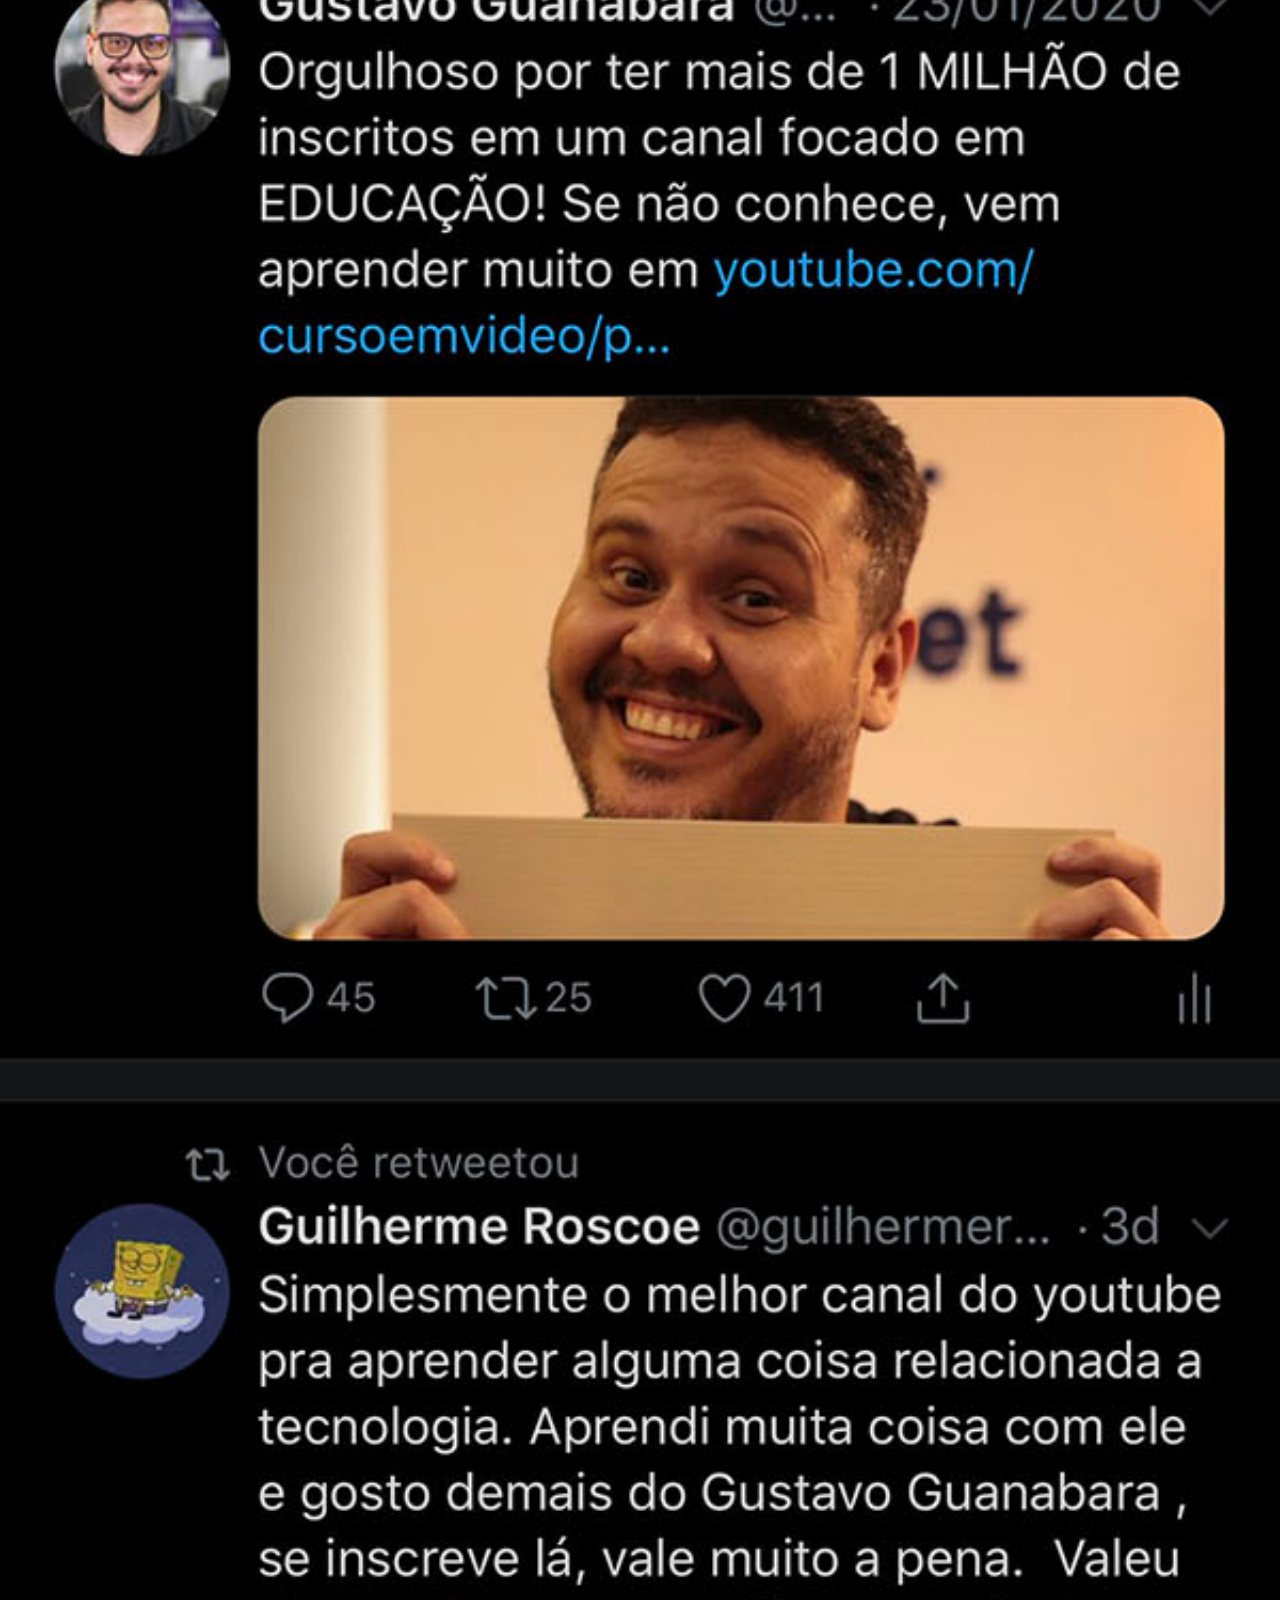
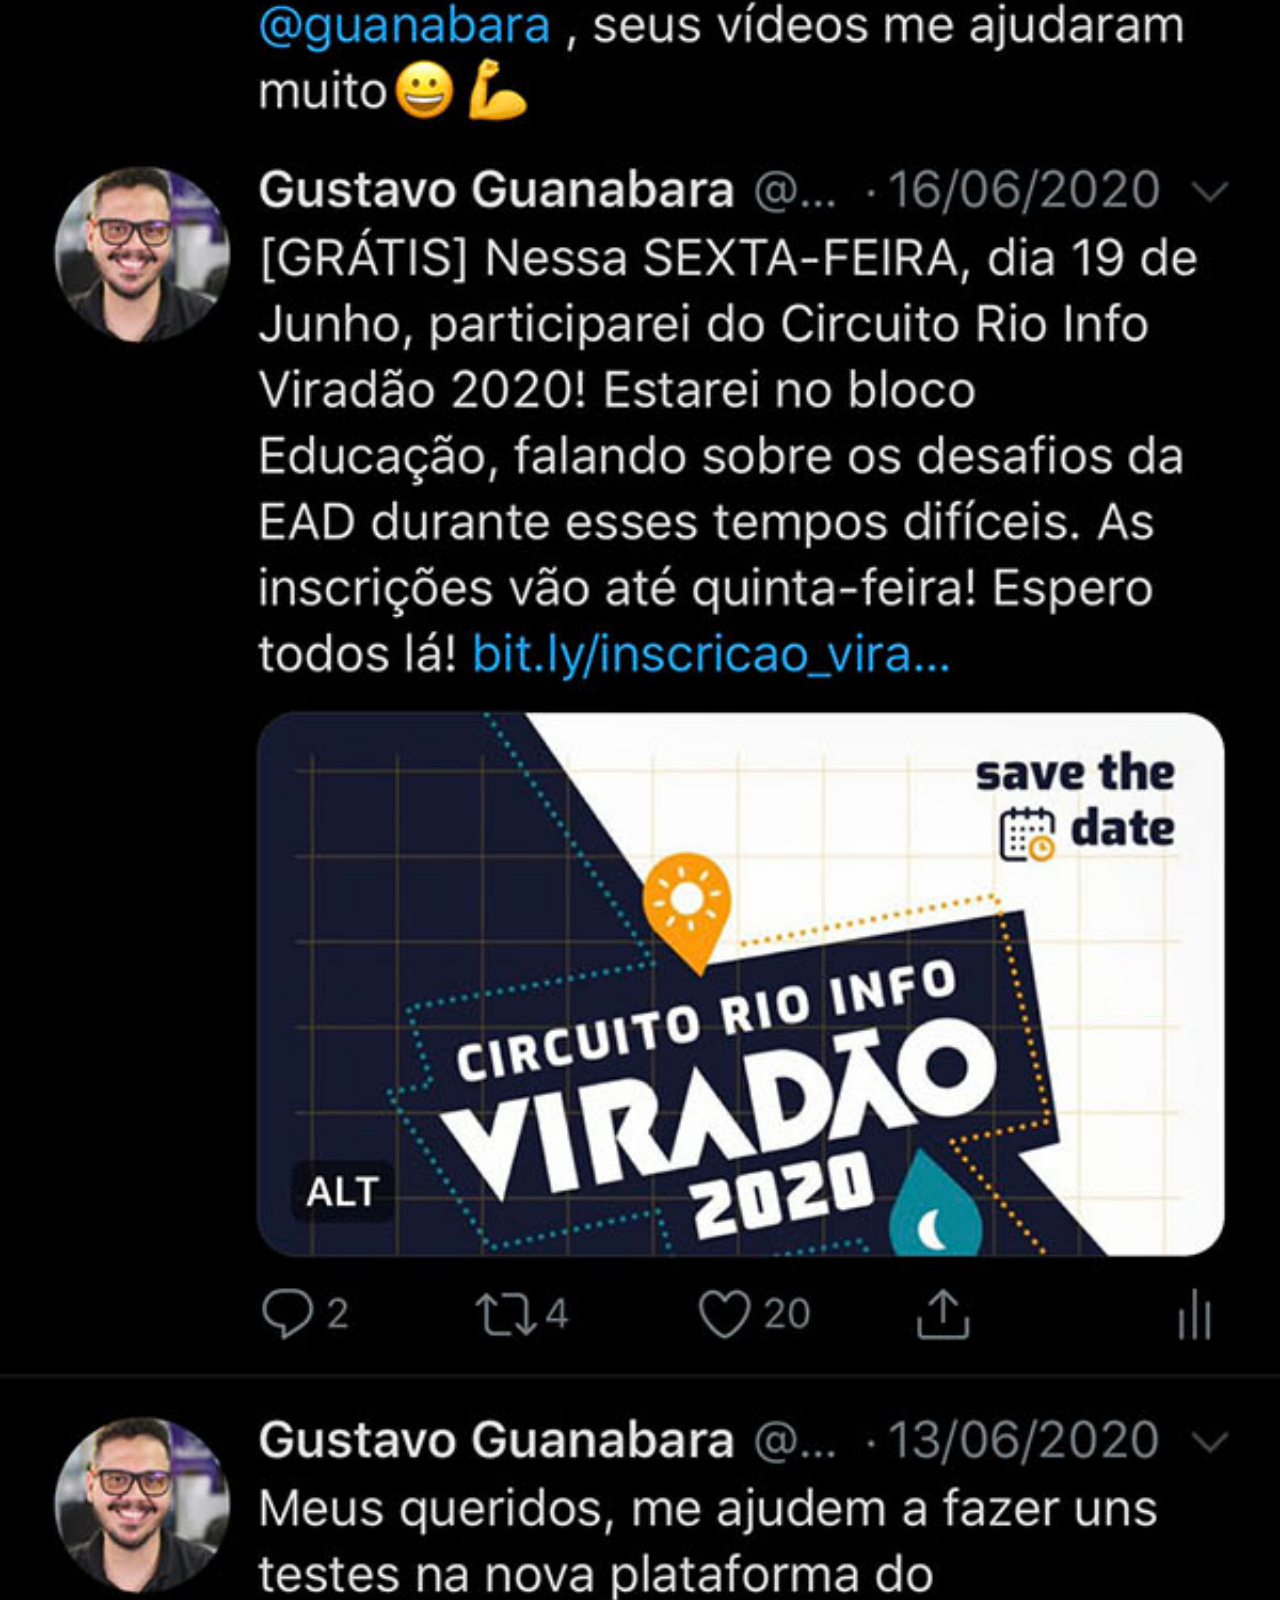
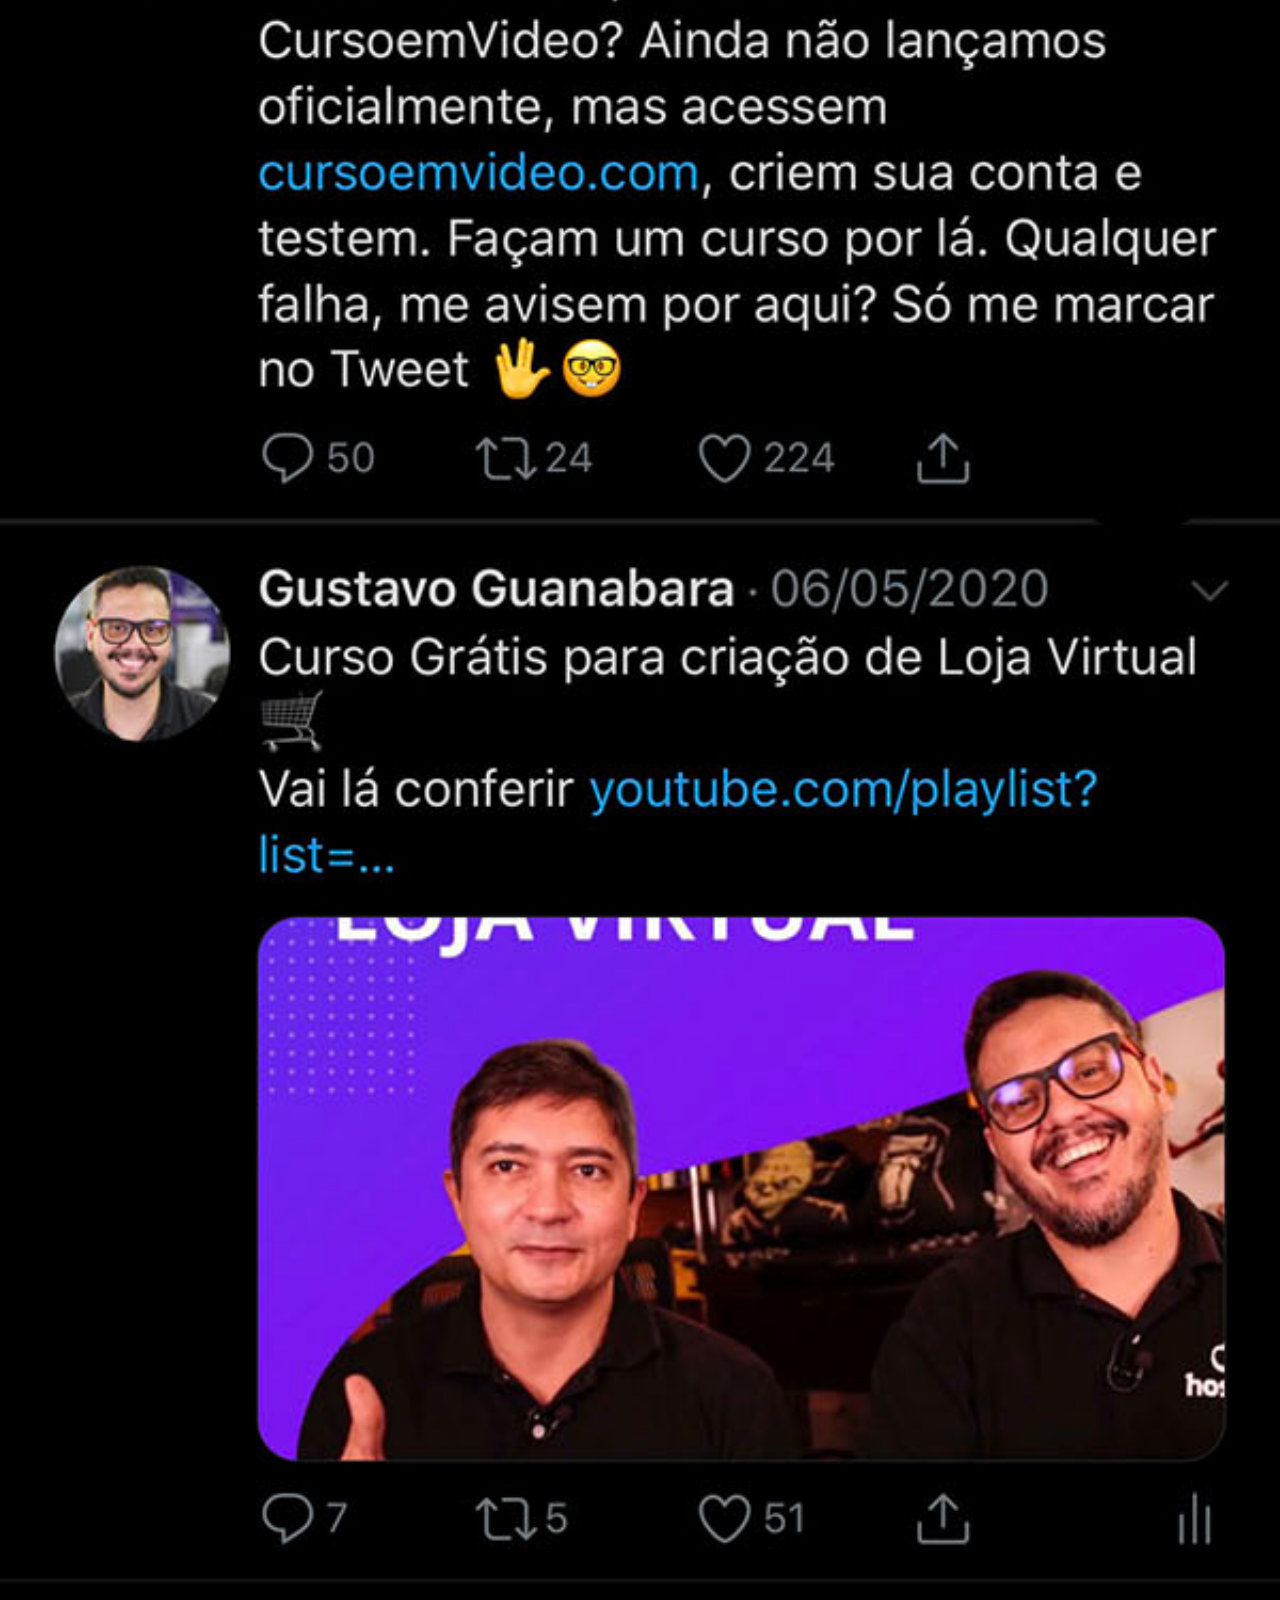
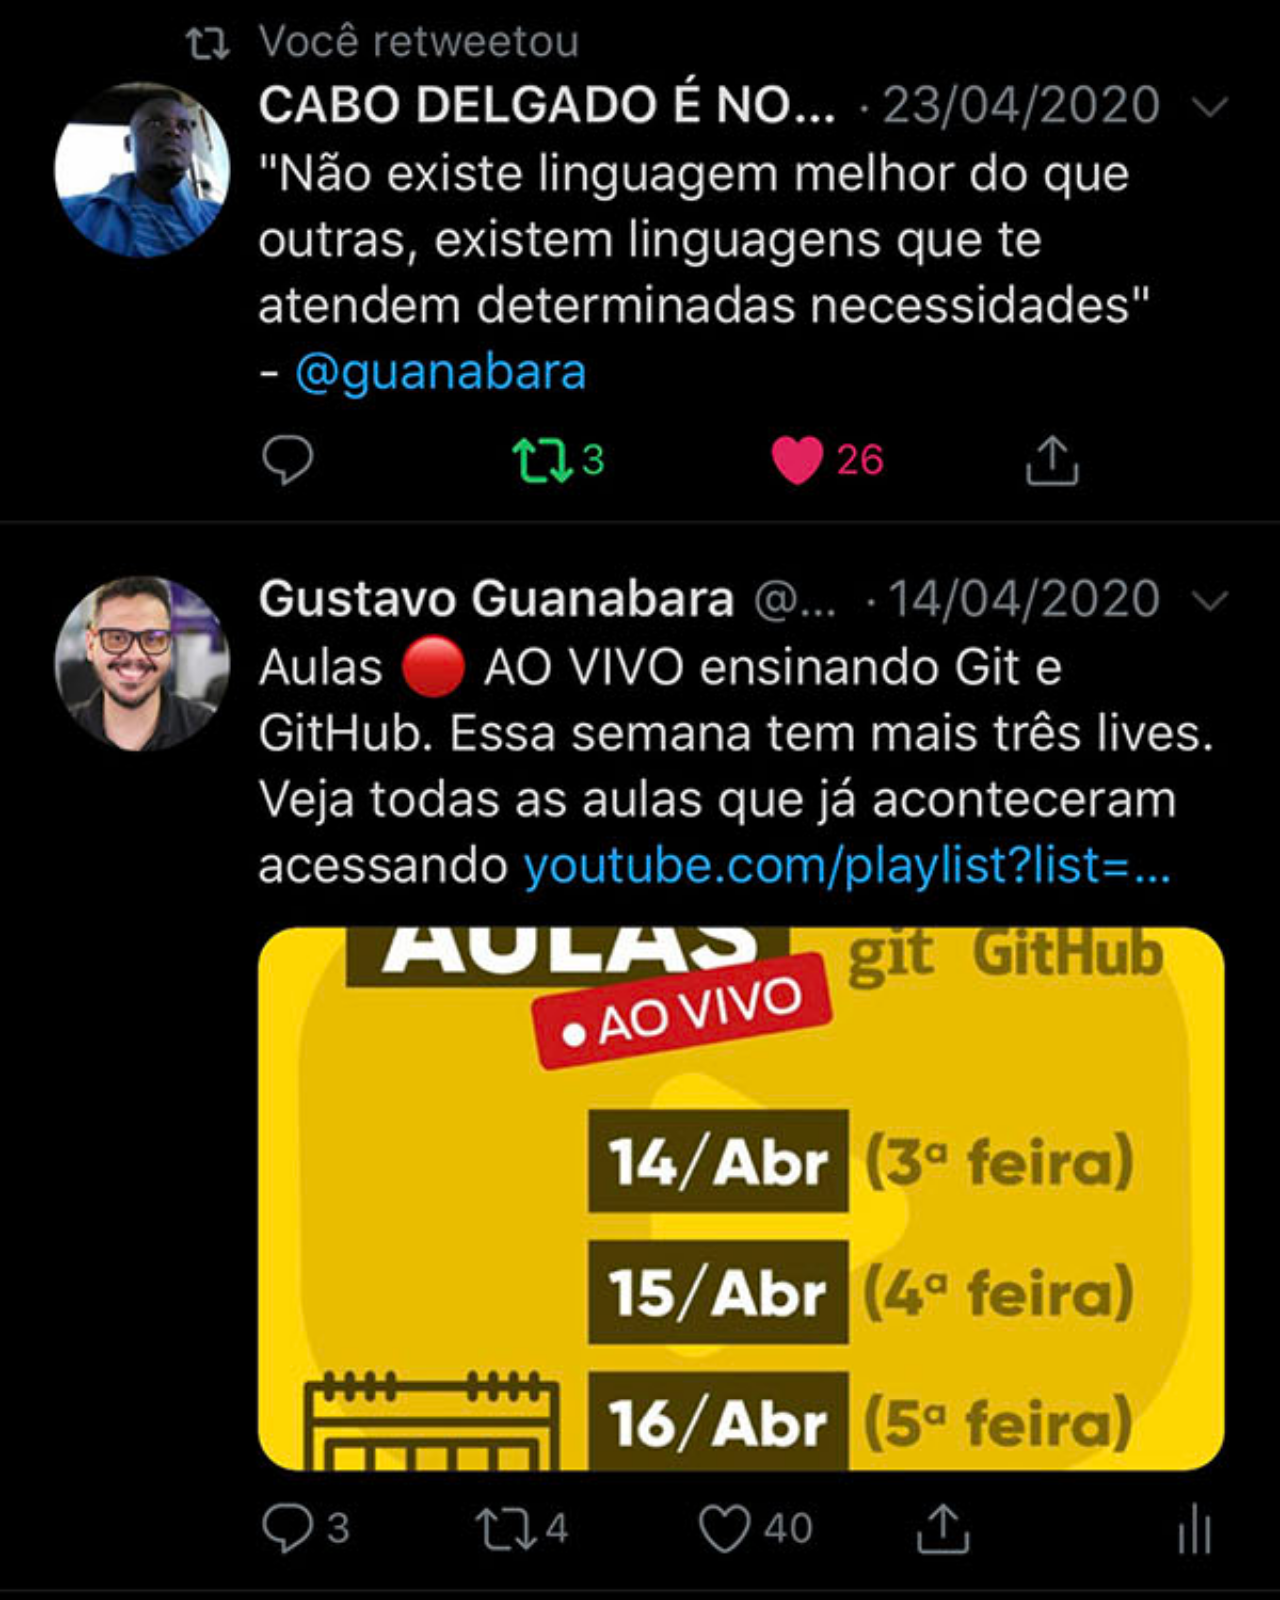
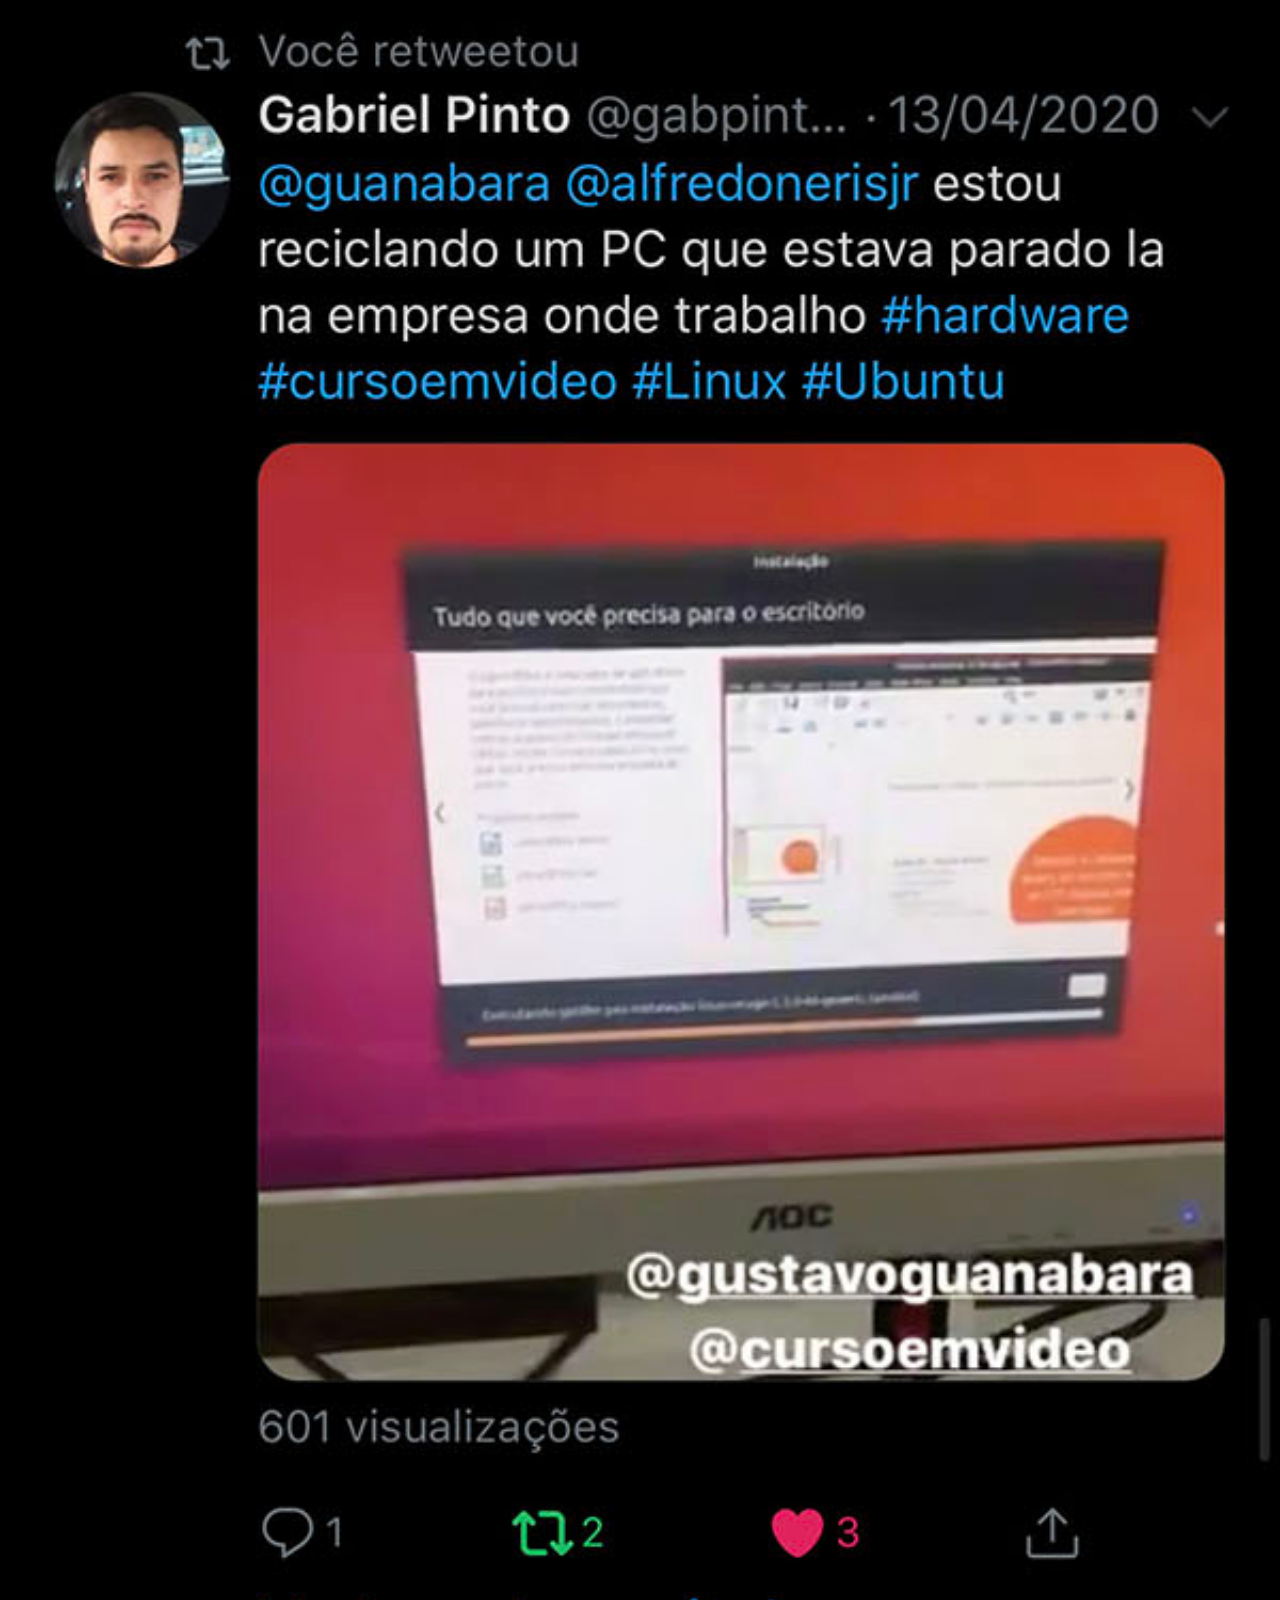
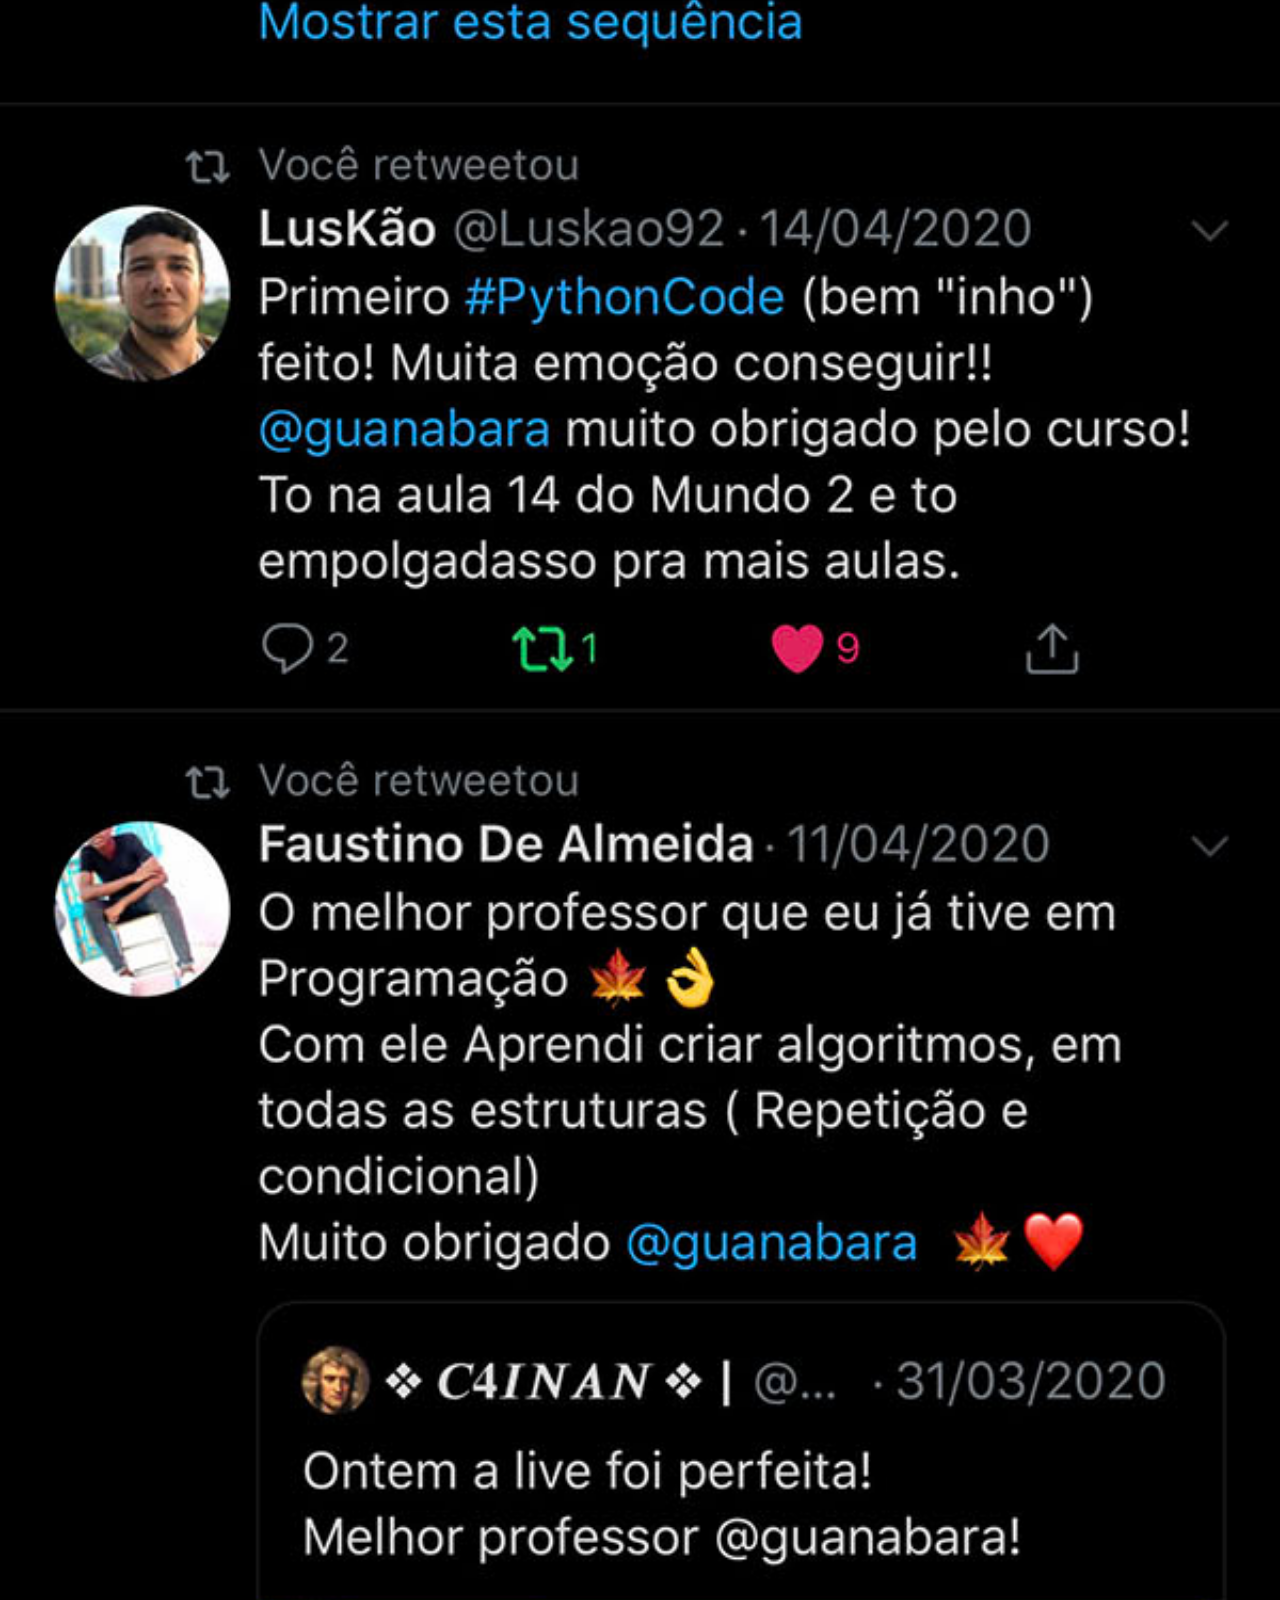
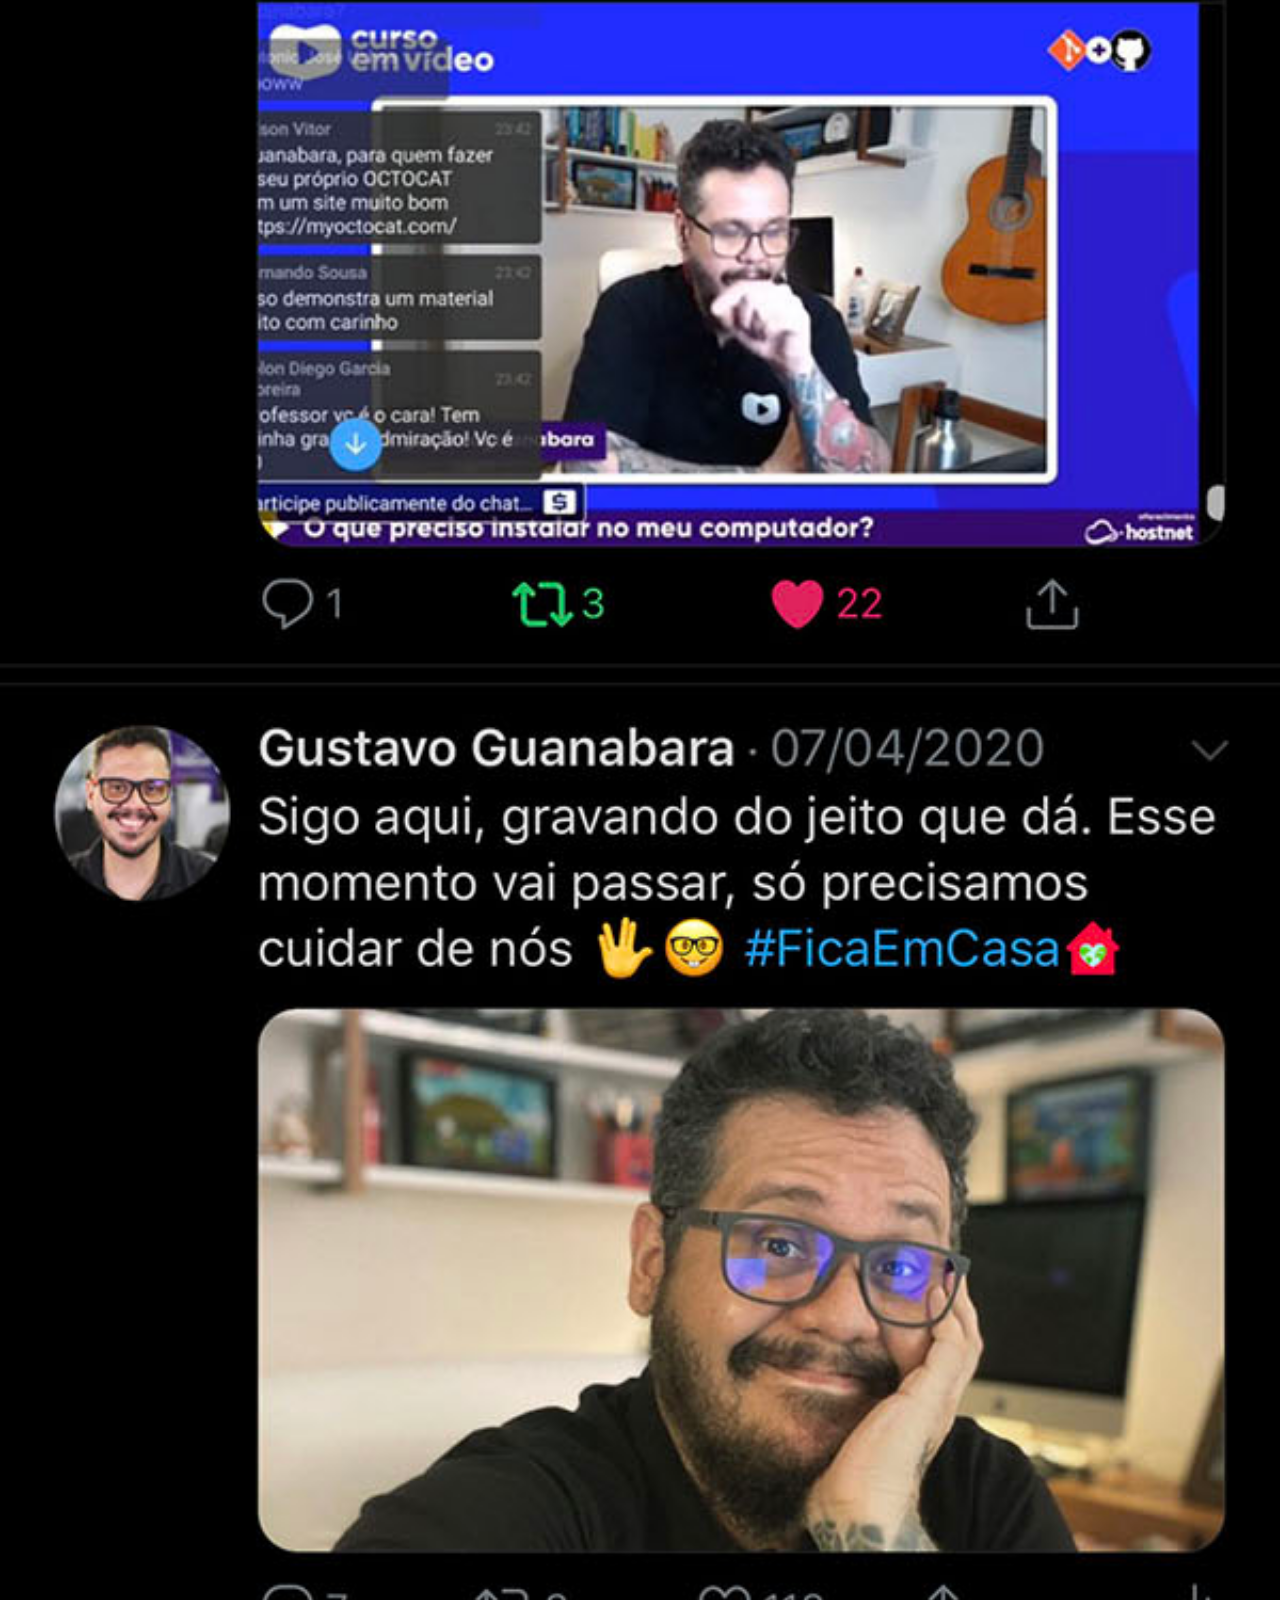
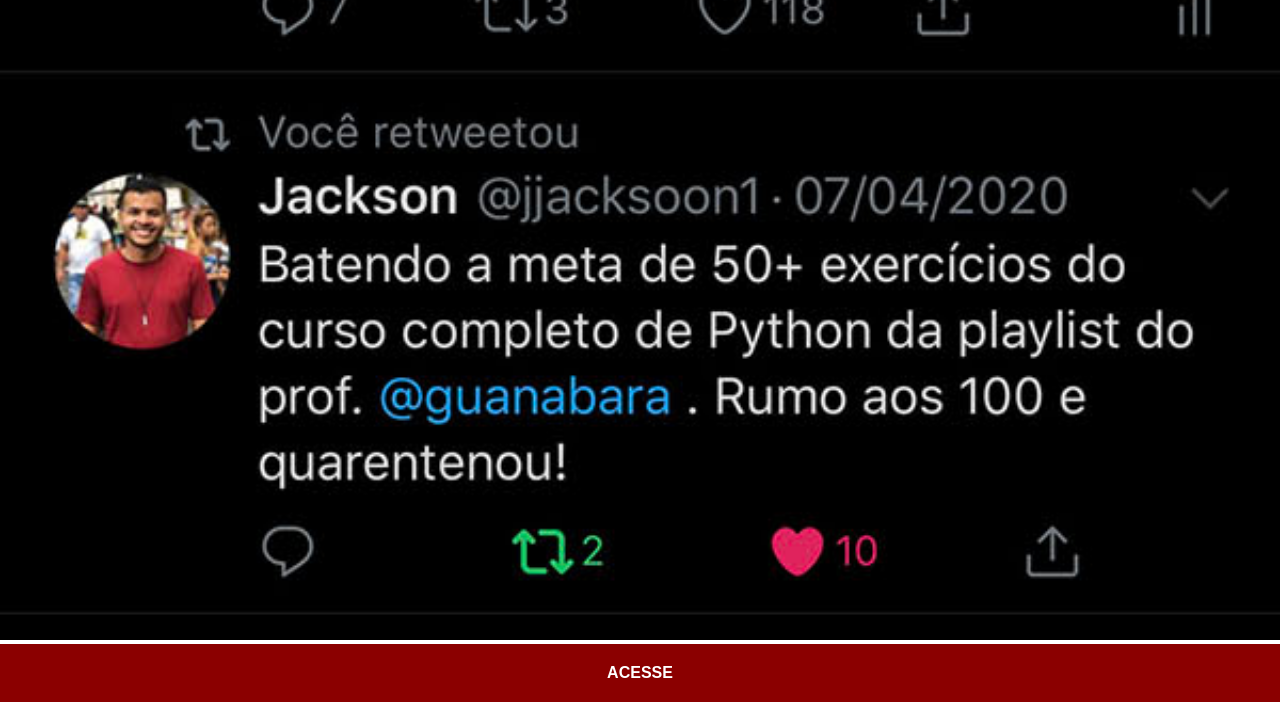
<file: twitter.html>
<!DOCTYPE html>
<html lang="pt-br">
<head>
    <meta charset="UTF-8">
    <meta name="viewport" content="width=device-width, initial-scale=1.0">
    <title>Twitter</title>
    <link rel="stylesheet" href="estilo/social.css">
</head>
<body>
    <img src="imagens/tela-twitter.jpg" alt="Twitter">
    <a href="https://x.com/guanabara" target="_blank">ACESSE</a>
</body> 
</html>
</file>
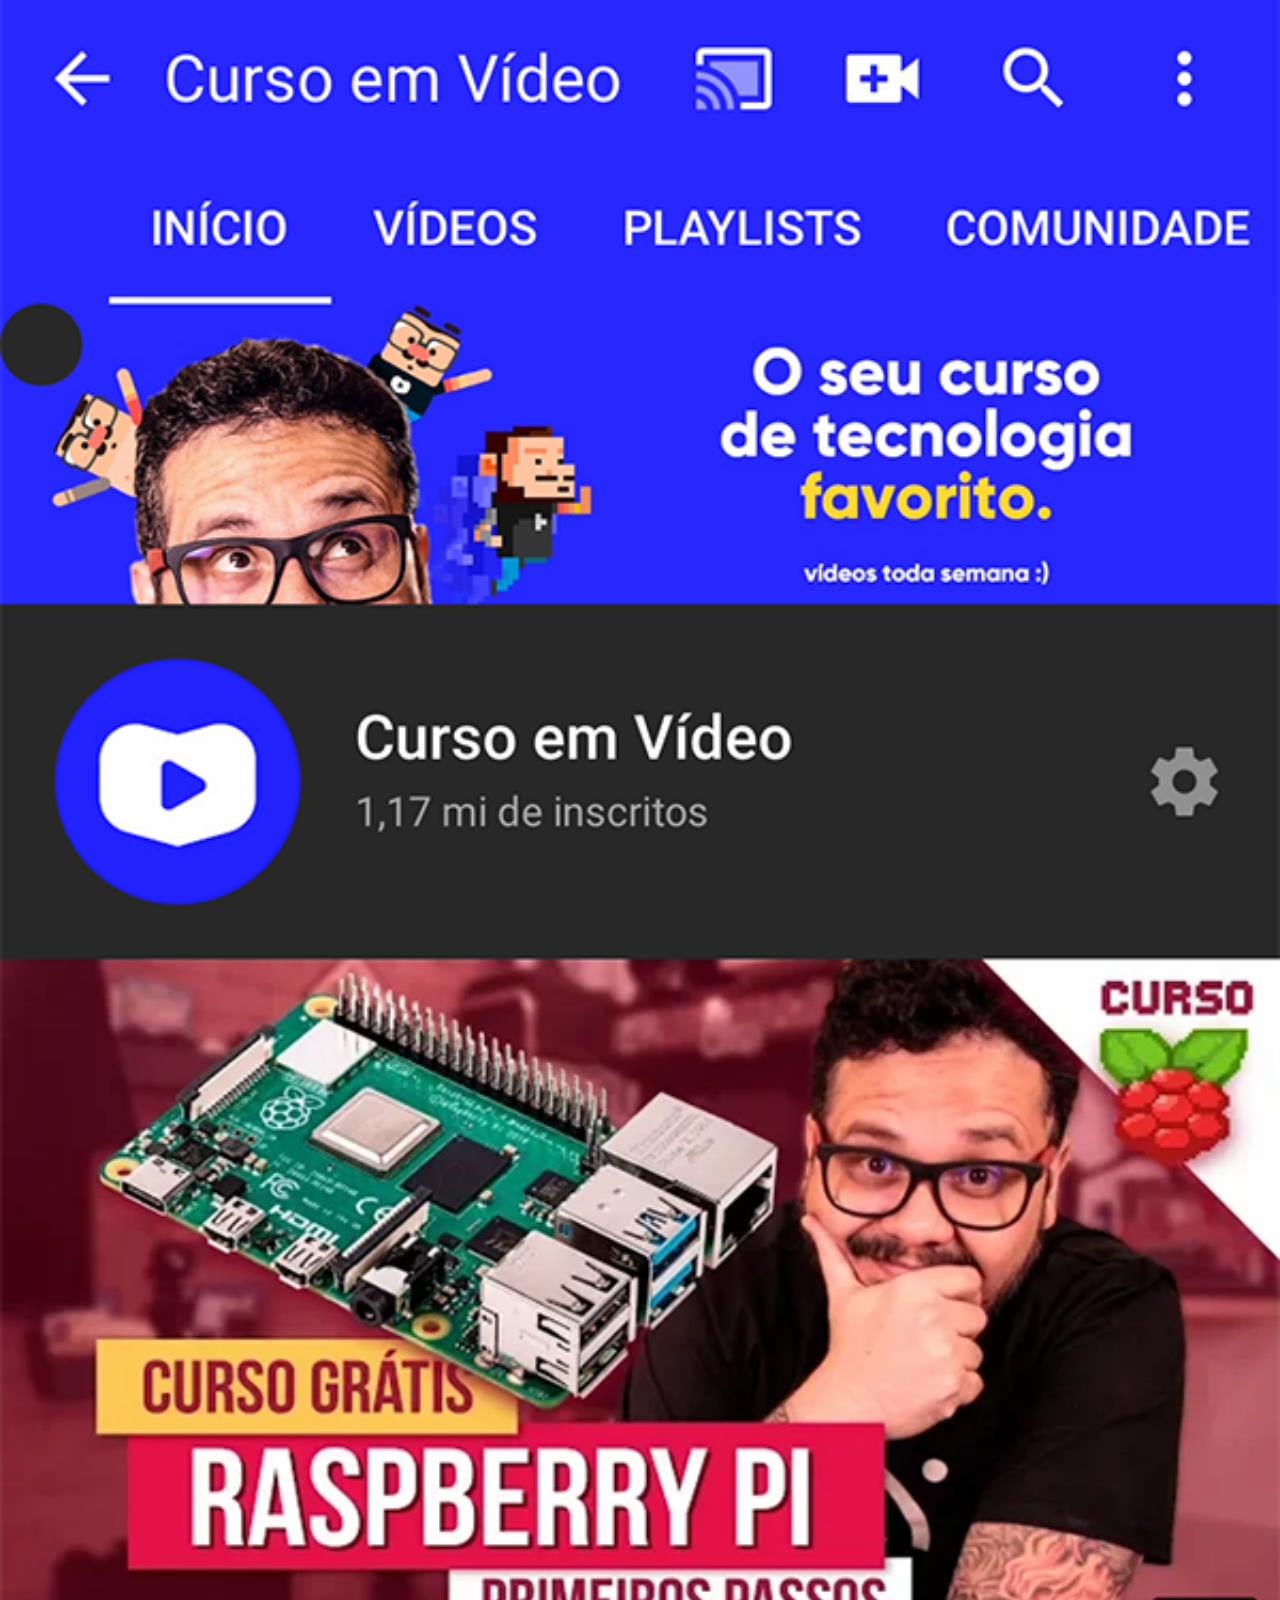
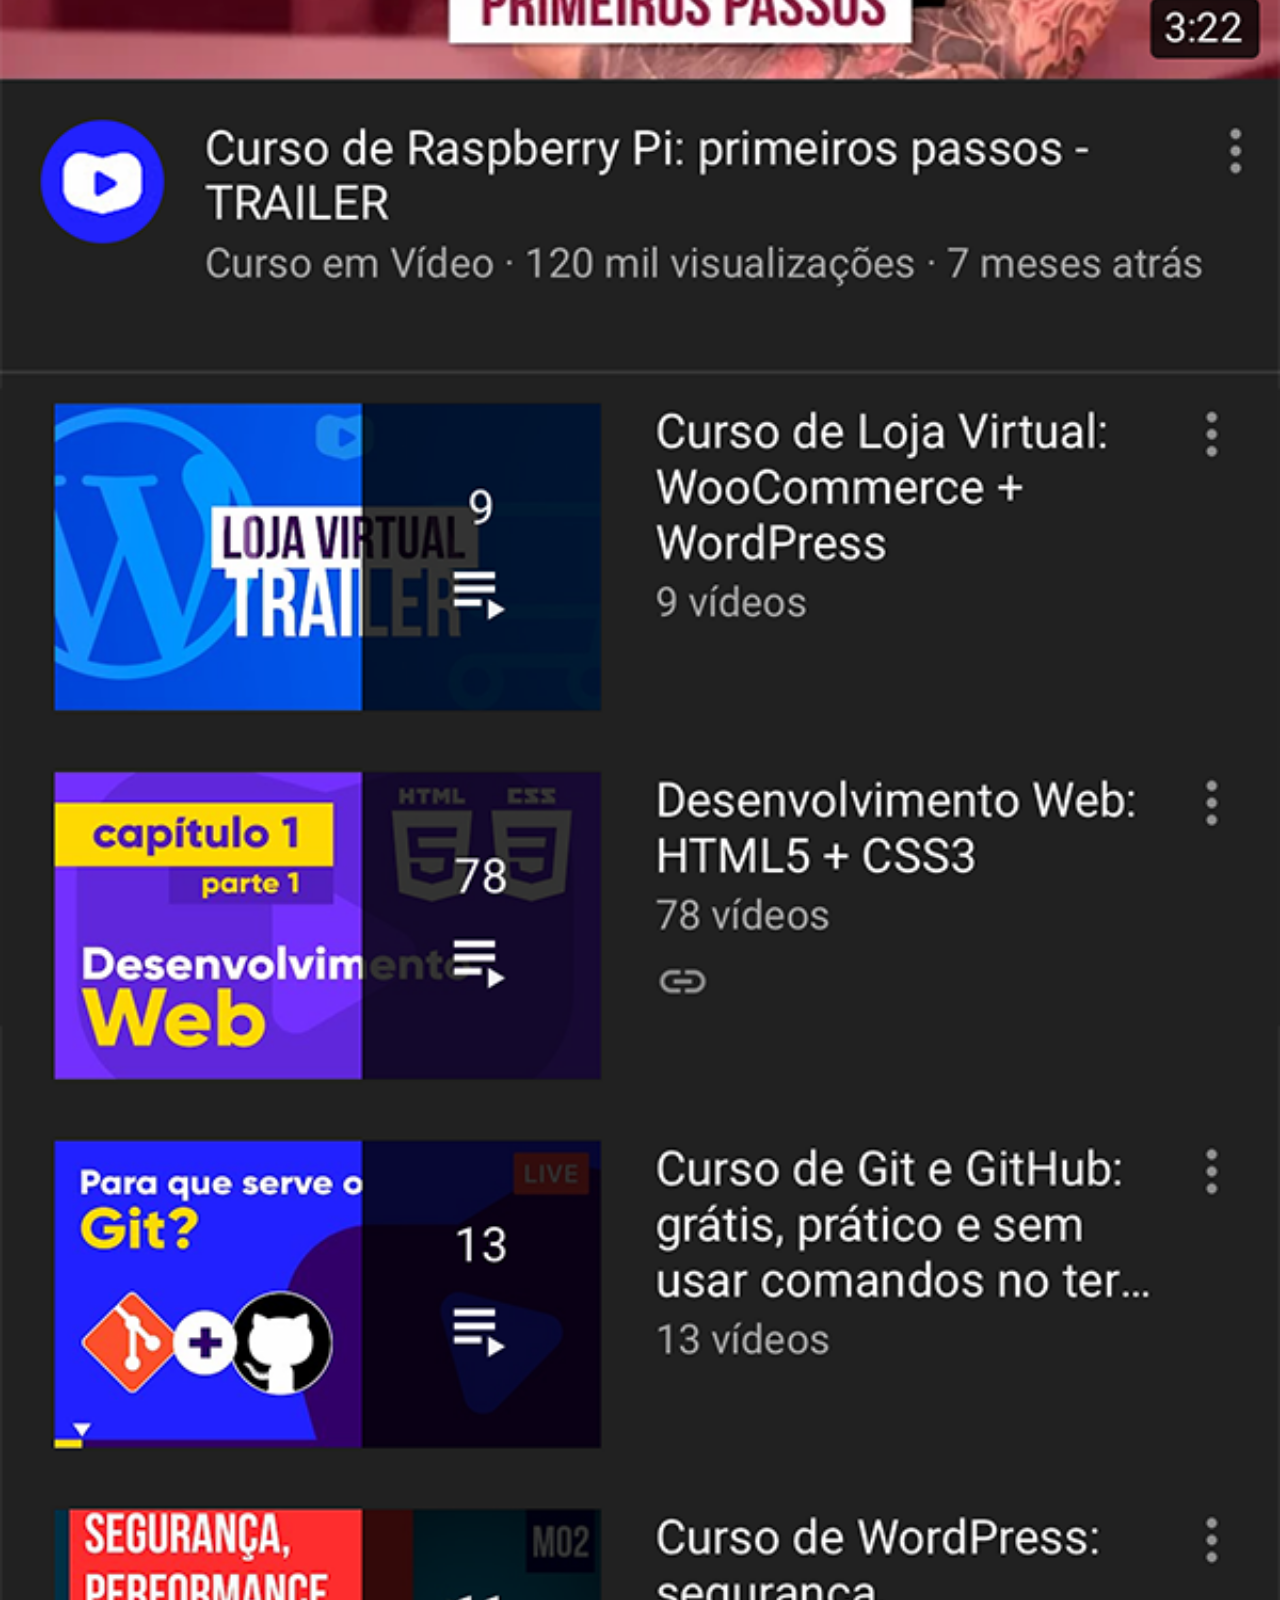
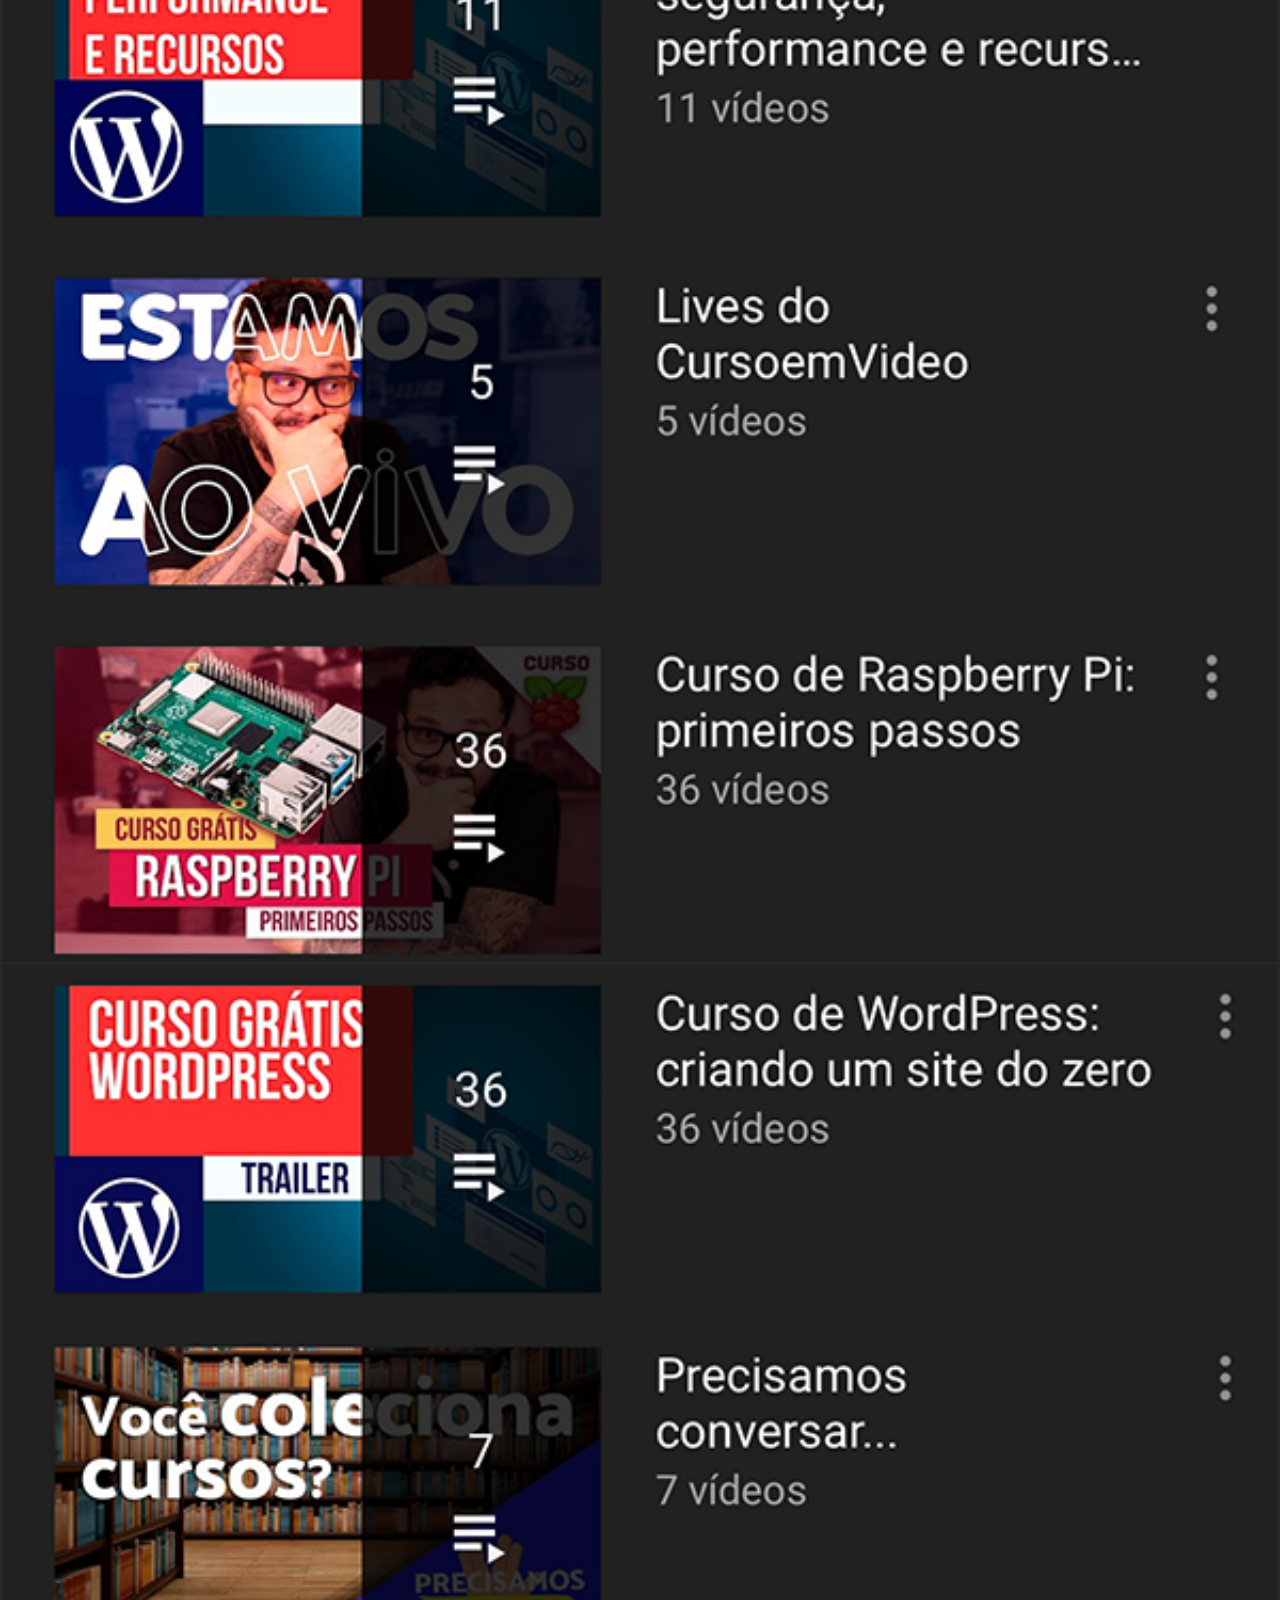
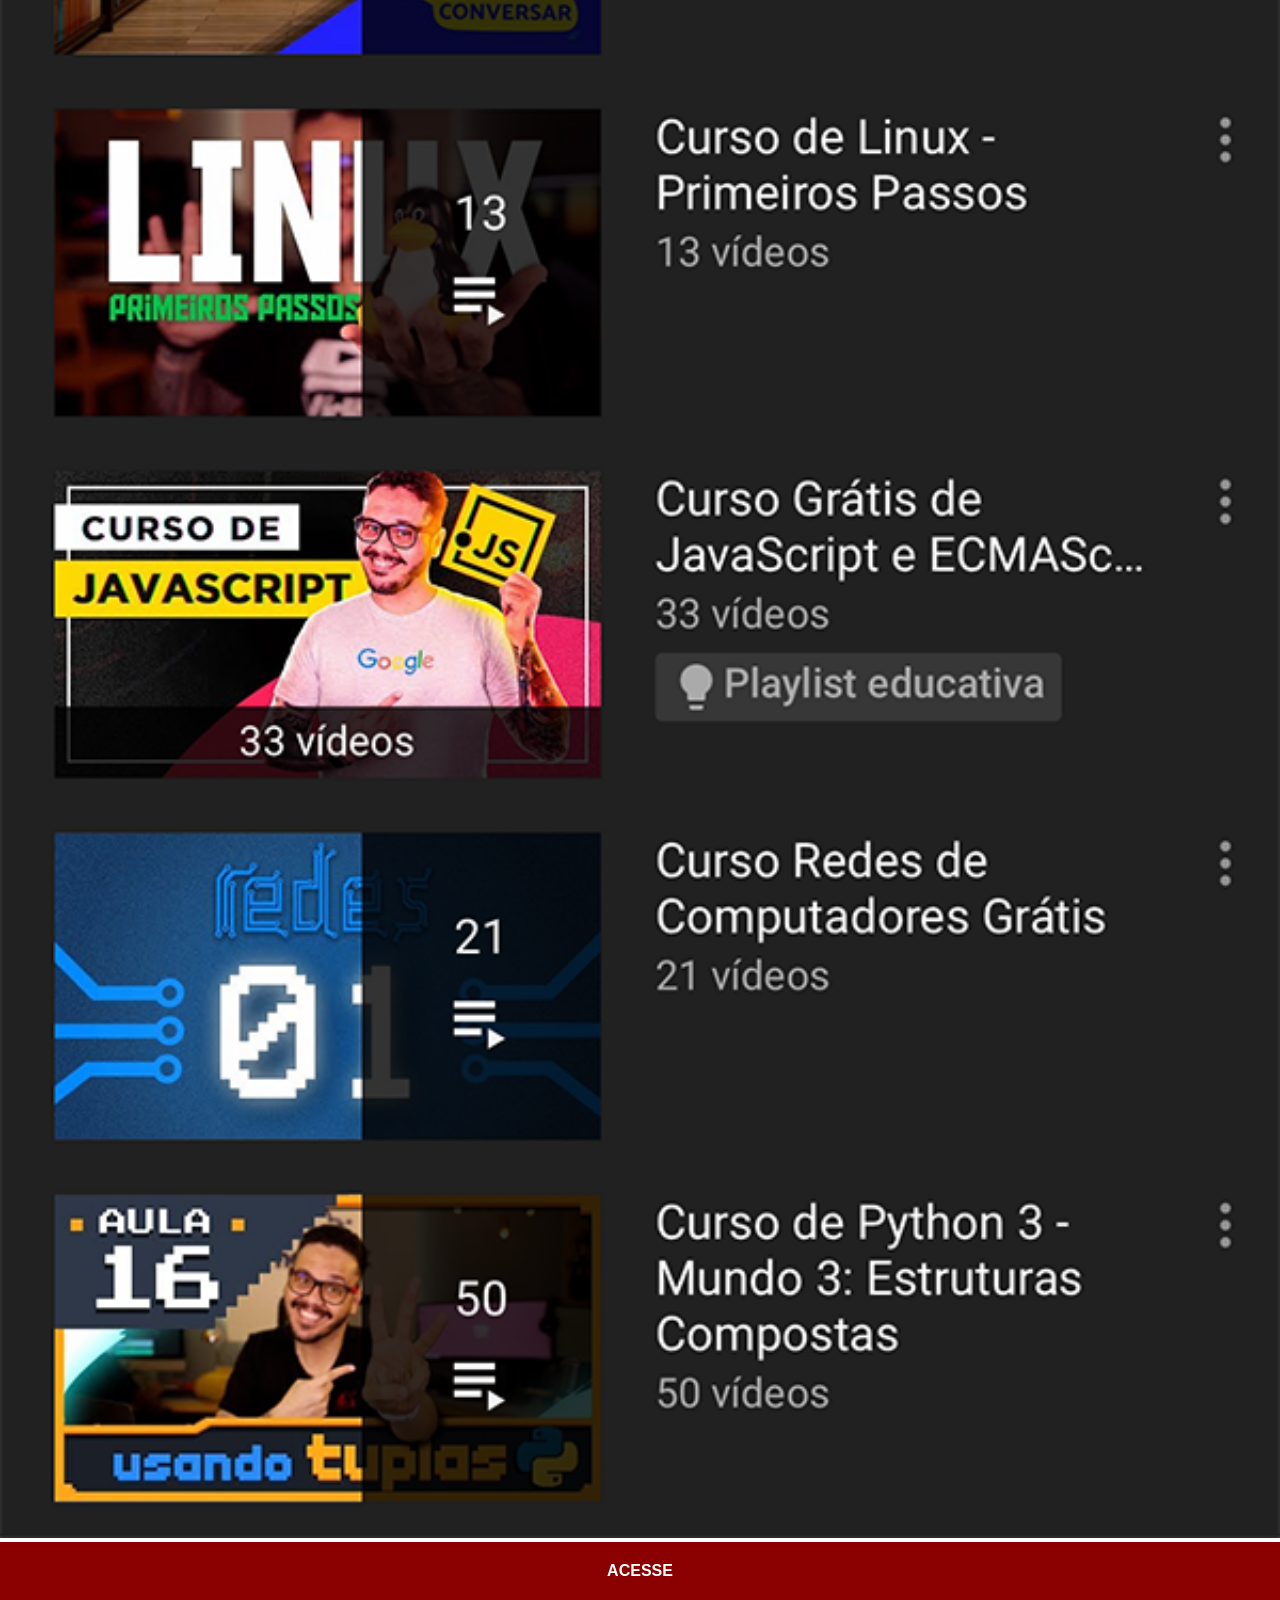
<file: youtube.html>
<!DOCTYPE html>
<html lang="en">
<head>
    <meta charset="UTF-8">
    <meta name="viewport" content="width=device-width, initial-scale=1.0">
    <title>Youtube</title>
    <link rel="stylesheet" href="estilo/social.css"
</head>
<body>
    <img src="imagens/tela-youtube.png" alt="Youtube">
    <a href="https://www.youtube.com/@cursoemvideo/playlists" target="_blank">ACESSE</a>
</body>
</html>
</file>
<file: estilo/style.css>
@charset "UTF-8";

*{
    margin: 0px;
    padding: 0px;
    font-family: Arial, Helvetica, sans-serif;
}

html, body {
    height: 100vh;
    width: 100vw;
    background-color: black;
}

body {
    background: url('../imagens/fundo-madeira.jpg') no-repeat top center;
    background-size: cover;
    background-attachment: fixed;
}

main {
    height: 100vh;
    position: relative;
}

section#telefone {
    position: absolute;
    top: 50%;
    left: 50%;
    transform: translate(-50%, -50%);

    height: 627px;
    width: 311px;
    background: url('../imagens/frame-iphone.png') no-repeat;
}

iframe#tela {
    position: relative;
    top: 80px;
    left: 22px;
    width: 267px;
    height: 471px;
}

section#redes-sociais {
    text-align: right;
}

section#redes-sociais img {
    width: 50px;
    margin: 10px;
    border-radius: 50%;
    box-shadow: 2px 2px 5px rgb(0, 0, 0, 0.400);
    box-sizing: border-box;
}

section#redes-sociais img:hover {
    border: 2px solid rgba(255, 255, 255, 0.637);
    transform: translate(-3px, -3px);
    box-shadow: 5px 5px 10px rgba(0, 0, 0, 0.623);
    transition: transform .3s, border 1s;
}
</file>
<file: estilo/social.css>
@charset "UTF-8";

* {
            margin: 0px;
            padding: 0px;
            font-family: Arial, Helvetica, sans-serif;
        }

        ::-webkit-scrollbar {
            width: 0px;
            height: 0px;
        }

        img {
            width: 100vw;
        }

        a {
            display: block;
            background-color: darkred;
            color: white;
            padding: 20px;
            text-align: center;
            font-weight: bolder;
            text-decoration: none;
        }

        a:hover {
            background-color: red;
        }
</file>
